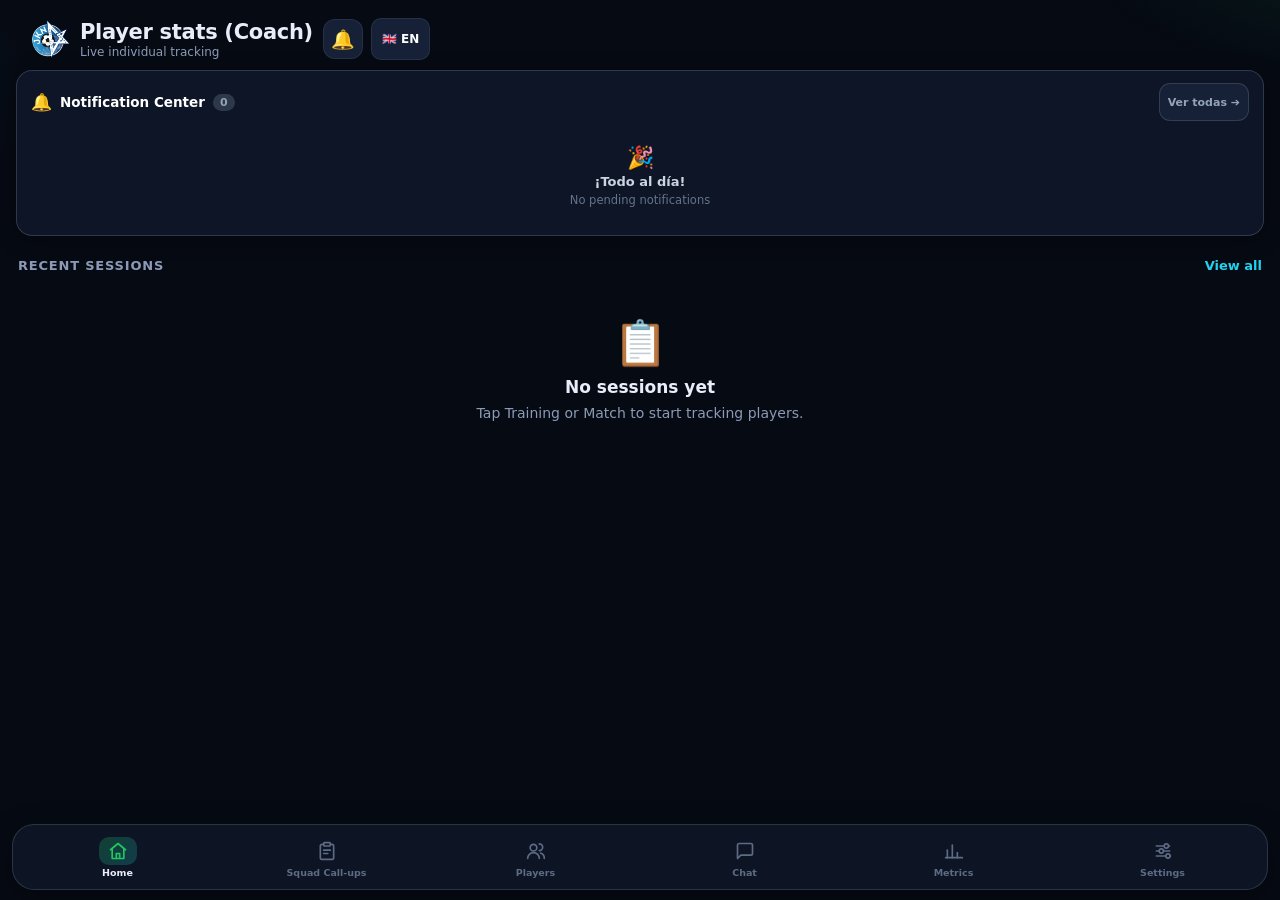
<file: coach.html>
<!DOCTYPE html>
<html lang="es">
<head>
  <meta charset="UTF-8" />
  <meta name="viewport" content="width=device-width, initial-scale=1.0, maximum-scale=1.0, user-scalable=no, viewport-fit=cover" />
  <meta name="theme-color" content="#060a13" />
  <meta name="apple-mobile-web-app-capable" content="yes" />
  <meta name="apple-mobile-web-app-status-bar-style" content="black-translucent" />
  <meta name="mobile-web-app-capable" content="yes" />
  <meta name="description" content="Seguimiento estadístico individual de jugadores de fútbol en entrenamientos y partidos" />
  <title>Player stats (Coach)</title>
  <link rel="manifest" href="manifest.json" />
  <link rel="stylesheet" href="css/app.css" />
</head>
<body>
  <div id="app">
    <main id="view"></main>
    <nav id="tabbar" class="tabbar"></nav>
  </div>
  <div id="toast-root"></div>

  <!-- Scripts modulares -->
  <script src="js/icons.js"></script>
  <script src="js/i18n.js"></script>
  <script src="js/skills-engine.js"></script>
  <script src="js/store.js"></script>
  <script src="js/io.js"></script>
  <script src="js/qrcode.min.js"></script>
  <script src="js/jsqr.min.js"></script>
  <script src="js/firebase-app-compat.js"></script>
  <script src="js/firebase-firestore-compat.js"></script>
  <script src="js/cloud.js"></script>
  <script src="js/sync.js"></script>
  <script src="js/chat.js"></script>
  <script src="js/fut-card.js"></script>
  <script src="js/app.js"></script>
</body>
</html>
</file>
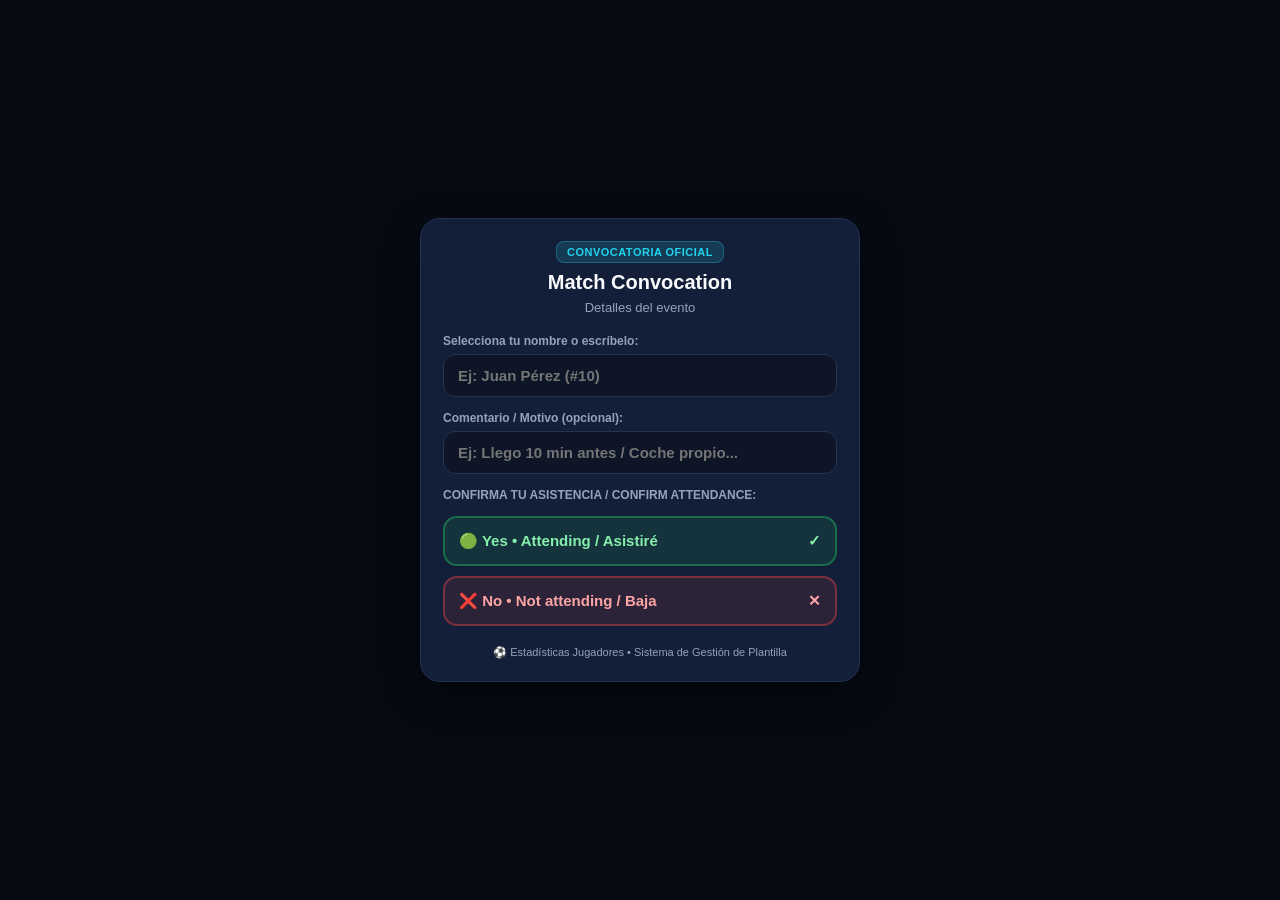
<file: convocatoria.html>
<!DOCTYPE html>
<html lang="es">
<head>
  <meta charset="UTF-8">
  <meta name="viewport" content="width=device-width, initial-scale=1.0, maximum-scale=1.0, user-scalable=no">
  <title>Confirmación de Convocatoria • Estadísticas Jugadores</title>
  <style>
    :root {
      --bg: #060a13;
      --bg2: #0d1527;
      --surface: #131f38;
      --surface2: #1c2c4e;
      --border: #223456;
      --text: #f8fafc;
      --muted: #94a3b8;
      --cyan: #22d3ee;
      --green: #22c55e;
      --yellow: #facc15;
      --red: #ef4444;
    }
    * { box-sizing: border-box; margin: 0; padding: 0; font-family: -apple-system, BlinkMacSystemFont, "Segoe UI", Roboto, sans-serif; }
    body { background: var(--bg); color: var(--text); padding: 16px; min-height: 100vh; display: flex; flex-direction: column; align-items: center; justify-content: center; }
    .card { background: var(--surface); border: 1px solid var(--border); border-radius: 20px; padding: 22px; width: 100%; max-width: 440px; box-shadow: 0 12px 36px rgba(0,0,0,0.5); }
    .badge { display: inline-block; padding: 4px 10px; border-radius: 8px; font-size: 11px; font-weight: 800; text-transform: uppercase; letter-spacing: 0.5px; background: rgba(34, 211, 238, 0.15); color: var(--cyan); border: 1px solid rgba(34, 211, 238, 0.3); margin-bottom: 8px; }
    h1 { font-size: 20px; font-weight: 900; margin-bottom: 4px; }
    .meta { font-size: 13px; color: var(--muted); margin-bottom: 16px; line-height: 1.5; }
    .field { margin-bottom: 14px; text-align: left; }
    label { display: block; font-size: 12px; font-weight: 700; color: var(--muted); margin-bottom: 6px; }
    input, select { width: 100%; padding: 12px 14px; border-radius: 12px; border: 1px solid var(--border); background: var(--bg2); color: #fff; font-size: 15px; font-weight: 700; outline: none; }
    input:focus, select:focus { border-color: var(--cyan); }
    .choices { display: flex; flex-direction: column; gap: 10px; margin-top: 14px; }
    .choice-btn { width: 100%; padding: 14px; border-radius: 14px; border: 2px solid var(--border); background: var(--surface2); color: #fff; font-size: 15px; font-weight: 800; cursor: pointer; display: flex; align-items: center; justify-content: space-between; transition: all 0.15s; }
    .choice-btn:active { transform: scale(0.98); }
    .choice-btn.yes { border-color: rgba(34, 197, 94, 0.4); background: rgba(34, 197, 94, 0.12); color: #86efac; }
    .choice-btn.doubt { border-color: rgba(250, 204, 21, 0.4); background: rgba(250, 204, 21, 0.12); color: #fde047; }
    .choice-btn.no { border-color: rgba(239, 68, 68, 0.4); background: rgba(239, 68, 68, 0.12); color: #fca5a5; }
    .foot { margin-top: 20px; font-size: 11px; color: var(--muted); text-align: center; }
  </style>
</head>
<body>
  <div class="card">
    <div style="text-align: center;">
      <span class="badge" id="c-badge">CONVOCATORIA OFICIAL</span>
      <h1 id="c-title">Partido vs Rival</h1>
      <div class="meta" id="c-meta">📅 Fecha • ⏰ Hora • 📍 Campo</div>
    </div>

    <div class="field">
      <label for="player-name">Selecciona tu nombre o escríbelo:</label>
      <input type="text" id="player-name" list="players-datalist" placeholder="Ej: Juan Pérez (#10)" autocomplete="off" />
      <datalist id="players-datalist"></datalist>
      <div id="fuzzy-suggestion" style="display: none; margin-top: 6px; font-size: 12px; background: rgba(34, 211, 238, 0.12); border: 1px dashed var(--cyan); padding: 7px 10px; border-radius: 10px; color: #bae6fd; cursor: pointer;">
        💡 ¿Quisiste decir: <b id="fuzzy-name" style="text-decoration: underline; color: #fff;"></b>? <span style="color: var(--cyan);">(Toca aquí para seleccionar)</span>
      </div>
    </div>

    <div class="field">
      <label for="player-notes">Comentario / Motivo (opcional):</label>
      <input type="text" id="player-notes" placeholder="Ej: Llego 10 min antes / Coche propio..." />
    </div>

    <div style="font-size: 12px; font-weight: 800; color: var(--muted); margin-top: 14px;">CONFIRMA TU ASISTENCIA / CONFIRM ATTENDANCE:</div>
    <div class="choices">
      <button class="choice-btn yes" onclick="handleChoice('yes')">
        <span>🟢 Yes • Attending / Asistiré</span>
        <span>✓</span>
      </button>
      <button class="choice-btn no" onclick="handleChoice('no')">
        <span>❌ No • Not attending / Baja</span>
        <span>✕</span>
      </button>
    </div>

    <div id="send-channels" style="display: none; margin-top: 16px; background: var(--bg2); padding: 14px; border-radius: 14px; border: 1px solid var(--border);">
      <div id="copy-status-badge" style="font-size: 12px; font-weight: 800; color: #86efac; margin-bottom: 6px;">
        ✅ ¡Copiado al portapapeles! / Copied to clipboard!
      </div>
      <div id="msg-preview-box" style="background: rgba(0,0,0,0.3); border: 1px solid var(--border); border-radius: 10px; padding: 10px; font-size: 12px; color: #e2e8f0; white-space: pre-wrap; font-family: monospace; max-height: 120px; overflow-y: auto; margin-bottom: 10px; text-align: left;"></div>
      <div style="display: flex; gap: 8px; flex-direction: column;">
        <button type="button" class="choice-btn doubt" id="btn-viber-open" style="width: 100%; padding: 12px; justify-content: center; gap: 8px; border-color: rgba(168, 85, 247, 0.4); background: rgba(168, 85, 247, 0.2); color: #d8b4fe;" onclick="sendVia('viber')">
          <span>💜 Abrir Viber</span>
        </button>
        <button type="button" class="choice-btn" id="btn-copy-again" style="width: 100%; padding: 10px; justify-content: center; gap: 8px; font-size: 13px; border-color: var(--border); background: var(--surface2); color: #fff;" onclick="copyCurrentMessage()">
          <span>📋 Copiar mensaje completo</span>
        </button>
      </div>
    </div>

    <div class="foot">
      ⚽ Estadísticas Jugadores • Sistema de Gestión de Plantilla
    </div>
  </div>

  <script>
    const params = new URLSearchParams(window.location.search);
    const title = params.get('t') || params.get('title') || 'Match Convocation';
    const team = params.get('tm') || params.get('team') || '';
    const rival = params.get('r') || params.get('rival') || '';
    const date = params.get('d') || params.get('date') || '';
    const time = params.get('h') || params.get('time') || '';
    const venue = params.get('v') || params.get('venue') || '';
    const playersParam = params.get('p') || params.get('players') || '';
    const lang = (params.get('lang') || 'es').toLowerCase();
    const isEn = (lang === 'en');
    const isRu = (lang === 'ru');
    const isEt = (lang === 'et' || lang === 'ee');

    if (isRu) {
      document.getElementById('c-badge').textContent = 'ОФИЦИАЛЬНАЯ ЗАЯВКА';
      const lblName = document.querySelector('label[for="player-name"]');
      if (lblName) lblName.textContent = 'Выберите или введите свое имя:';
      const inpName = document.getElementById('player-name');
      if (inpName) inpName.placeholder = 'Напр. Иван Петров (#10)';
      const lblNotes = document.querySelector('label[for="player-notes"]');
      if (lblNotes) lblNotes.textContent = 'Комментарий / Заметка (необязательно):';
      const inpNotes = document.getElementById('player-notes');
      if (inpNotes) inpNotes.placeholder = 'Напр. приеду на 10 мин раньше / свой транспорт...';
      const foot = document.querySelector('.foot');
      if (foot) foot.textContent = '⚽ Player Stats • Учет посещаемости игроков';
    } else if (isEt) {
      document.getElementById('c-badge').textContent = 'AMETLIK KOKKUKUTSE';
      const lblName = document.querySelector('label[for="player-name"]');
      if (lblName) lblName.textContent = 'Vali või sisesta oma nimi:';
      const inpName = document.getElementById('player-name');
      if (inpName) inpName.placeholder = 'Nt Karl Tamm (#10)';
      const lblNotes = document.querySelector('label[for="player-notes"]');
      if (lblNotes) lblNotes.textContent = 'Märkmed / Kommentaar (valikuline):';
      const inpNotes = document.getElementById('player-notes');
      if (inpNotes) inpNotes.placeholder = 'Nt jõuan 10 min varem / oma transport...';
      const foot = document.querySelector('.foot');
      if (foot) foot.textContent = '⚽ Player Stats • Mängijate osalemissüsteem';
    } else if (isEn) {
      document.getElementById('c-badge').textContent = 'OFFICIAL CALL-UP';
      const lblName = document.querySelector('label[for="player-name"]');
      if (lblName) lblName.textContent = 'Select or type your name:';
      const inpName = document.getElementById('player-name');
      if (inpName) inpName.placeholder = 'e.g. John Smith (#10)';
      const lblNotes = document.querySelector('label[for="player-notes"]');
      if (lblNotes) lblNotes.textContent = 'Comments / Notes (optional):';
      const inpNotes = document.getElementById('player-notes');
      if (inpNotes) inpNotes.placeholder = 'e.g. Arriving 10 min early / own transport...';
      const foot = document.querySelector('.foot');
      if (foot) foot.textContent = '⚽ Player Stats • Squad Attendance System';
    }

    const squadList = playersParam ? playersParam.split(',').map(s => s.trim()).filter(Boolean) : [];

    let matchDisplay = '';
    if (team && rival) {
      matchDisplay = `${team} vs ${rival}`;
    } else if (rival) {
      matchDisplay = `${title} vs ${rival}`;
    } else {
      matchDisplay = title;
    }
    document.getElementById('c-title').textContent = matchDisplay;

    const metaParts = [];
    if (team) metaParts.push(`🛡️ ${team}`);
    if (date) metaParts.push(`📅 ${date}`);
    if (time) metaParts.push(`⏰ ${time}`);
    if (venue) metaParts.push(`📍 ${venue}`);
    document.getElementById('c-meta').textContent = metaParts.join(' • ') || (isEn ? 'Match Details' : 'Detalles del evento');

    if (squadList.length > 0) {
      const dl = document.getElementById('players-datalist');
      squadList.forEach(name => {
        const opt = document.createElement('option');
        opt.value = name;
        dl.appendChild(opt);
      });
    }

    // Algoritmo de similitud Levenshtein para sugerir nombres mal escritos
    function levenshtein(a, b) {
      const al = a.length, bl = b.length;
      if (!al) return bl;
      if (!bl) return al;
      const matrix = Array.from({ length: al + 1 }, () => new Array(bl + 1).fill(0));
      for (let i = 0; i <= al; i++) matrix[i][0] = i;
      for (let j = 0; j <= bl; j++) matrix[0][j] = j;
      for (let i = 1; i <= al; i++) {
        for (let j = 1; j <= bl; j++) {
          const cost = a[i - 1].toLowerCase() === b[j - 1].toLowerCase() ? 0 : 1;
          matrix[i][j] = Math.min(
            matrix[i - 1][j] + 1,
            matrix[i][j - 1] + 1,
            matrix[i - 1][j - 1] + cost
          );
        }
      }
      return matrix[al][bl];
    }

    const inputName = document.getElementById('player-name');
    const suggBox = document.getElementById('fuzzy-suggestion');
    const suggName = document.getElementById('fuzzy-name');

    inputName.addEventListener('input', () => {
      const val = inputName.value.trim().toLowerCase();
      if (!val || val.length < 2 || squadList.length === 0) {
        suggBox.style.display = 'none';
        return;
      }
      const exact = squadList.find(s => s.toLowerCase() === val);
      if (exact) {
        suggBox.style.display = 'none';
        return;
      }

      // Buscar el jugador más parecido
      let best = null, bestDist = 999;
      squadList.forEach(p => {
        const pClean = p.toLowerCase().replace(/#\d+\s*/g, '').trim();
        const dist = levenshtein(val, pClean);
        if (dist < bestDist && dist <= Math.max(2, Math.floor(val.length * 0.45))) {
          bestDist = dist;
          best = p;
        }
      });

      if (best) {
        suggName.textContent = best;
        suggBox.style.display = 'block';
        suggBox.onclick = () => {
          inputName.value = best;
          suggBox.style.display = 'none';
        };
      } else {
        suggBox.style.display = 'none';
      }
    });

    let currentSelectedStatus = 'yes';
    let lastGeneratedMsg = '';

    function buildConfirmationMessage() {
      const name = inputName.value.trim();
      const notes = document.getElementById('player-notes').value.trim();
      const isAttending = currentSelectedStatus === 'yes';
      const statusText = isAttending 
        ? (isRu ? '🟢 БУДУ (ДА)' : (isEt ? '🟢 TULEN (JAH)' : (isEn ? '🟢 ATTENDING (YES)' : '🟢 CONFIRMO ASISTENCIA (SÍ)')))
        : (isRu ? '❌ НЕ МОГУ (НЕТ)' : (isEt ? '❌ EI SAA (EI)' : (isEn ? '❌ NOT ATTENDING (NO)' : '❌ NO PUEDO ASISTIR (NO)')));

      const matchStr = matchDisplay || (rival ? `vs ${rival}` : title);
      const metaItems = [];
      if (date) metaItems.push(date);
      if (time) metaItems.push(time);
      if (venue) metaItems.push(venue);
      const metaLine = metaItems.join(' • ');

      let msg = isRu ? `📋 *Подтверждение участия*\n` : (isEt ? `📋 *Osalemise kinnitamine*\n` : (isEn ? `📋 *Match Attendance Confirmation*\n` : `📋 *Confirmación de Convocatoria*\n`));
      msg += isRu ? `👤 *Игрок:* ${name}\n` : (isEt ? `👤 *Mängija:* ${name}\n` : (isEn ? `👤 *Player:* ${name}\n` : `👤 *Jugador:* ${name}\n`));
      msg += isRu ? `📢 *Статус:* ${statusText}\n` : (isEt ? `📢 *Staatus:* ${statusText}\n` : (isEn ? `📢 *Status:* ${statusText}\n` : `📢 *Estado:* ${statusText}\n`));
      if (matchStr) msg += isRu ? `🏆 *Матч:* ${matchStr}\n` : (isEt ? `🏆 *Mäng:* ${matchStr}\n` : (isEn ? `🏆 *Match:* ${matchStr}\n` : `🏆 *Partido:* ${matchStr}\n`));
      if (metaLine) msg += isRu ? `📅 *Данные:* ${metaLine}\n` : (isEt ? `📅 *Andmed:* ${metaLine}\n` : (isEn ? `📅 *Info:* ${metaLine}\n` : `📅 *Datos:* ${metaLine}\n`));
      if (notes) msg += isRu ? `📝 *Заметки:* ${notes}\n` : (isEt ? `📝 *Märkmed:* ${notes}\n` : (isEn ? `📝 *Notes:* ${notes}\n` : `📝 *Notas:* ${notes}\n`));
      msg += `\n⚽ _Player Stats_`;

      lastGeneratedMsg = msg;
      return msg;
    }

    function copyCurrentMessage() {
      const msg = lastGeneratedMsg || buildConfirmationMessage();
      if (navigator.clipboard && navigator.clipboard.writeText) {
        navigator.clipboard.writeText(msg).then(() => {
          const alertMsg = isRu ? 'Сообщение скопировано в буфер обмена! Вы можете вставить его в группу Viber.' :
                           isEt ? 'Sõnum on kopeeritud lõikelauale! Saad selle kleepida Viberi gruppi.' :
                           isEn ? 'Message copied to clipboard! You can paste it into Viber.' :
                           '¡Mensaje copiado al portapapeles! Puedes pegarlo en el grupo de Viber.';
          alert(alertMsg);
        }).catch(() => {});
      }
    }

    function handleChoice(status) {
      const name = inputName.value.trim();
      if (!name) {
        const promptMsg = isRu ? 'Пожалуйста, выберите или введите свое имя перед подтверждением.' :
                          isEt ? 'Palun vali või sisesta oma nimi enne kinnitamist.' :
                          isEn ? 'Please enter or select your name first.' :
                          'Por favor, selecciona o introduce tu nombre antes de confirmar.';
        alert(promptMsg);
        inputName.focus();
        return;
      }
      currentSelectedStatus = status;

      const msg = buildConfirmationMessage();

      // Copiar automáticamente al portapapeles
      if (navigator.clipboard && navigator.clipboard.writeText) {
        navigator.clipboard.writeText(msg).catch(() => {});
      }

      const previewBox = document.getElementById('msg-preview-box');
      if (previewBox) {
        previewBox.textContent = msg;
      }

      const sendDiv = document.getElementById('send-channels');
      sendDiv.style.display = 'block';
      sendDiv.scrollIntoView({ behavior: 'smooth' });

      sendVia('viber');
    }

    function sendVia(channel) {
      const msg = lastGeneratedMsg || buildConfirmationMessage();

      if (navigator.clipboard && navigator.clipboard.writeText) {
        navigator.clipboard.writeText(msg).catch(() => {});
      }

      const viberUrl = `viber://forward?text=${encodeURIComponent(msg)}`;
      window.location.href = viberUrl;
      setTimeout(() => {
        window.open(viberUrl, '_blank');
      }, 400);
    }
  </script>
</body>
</html>
</file>
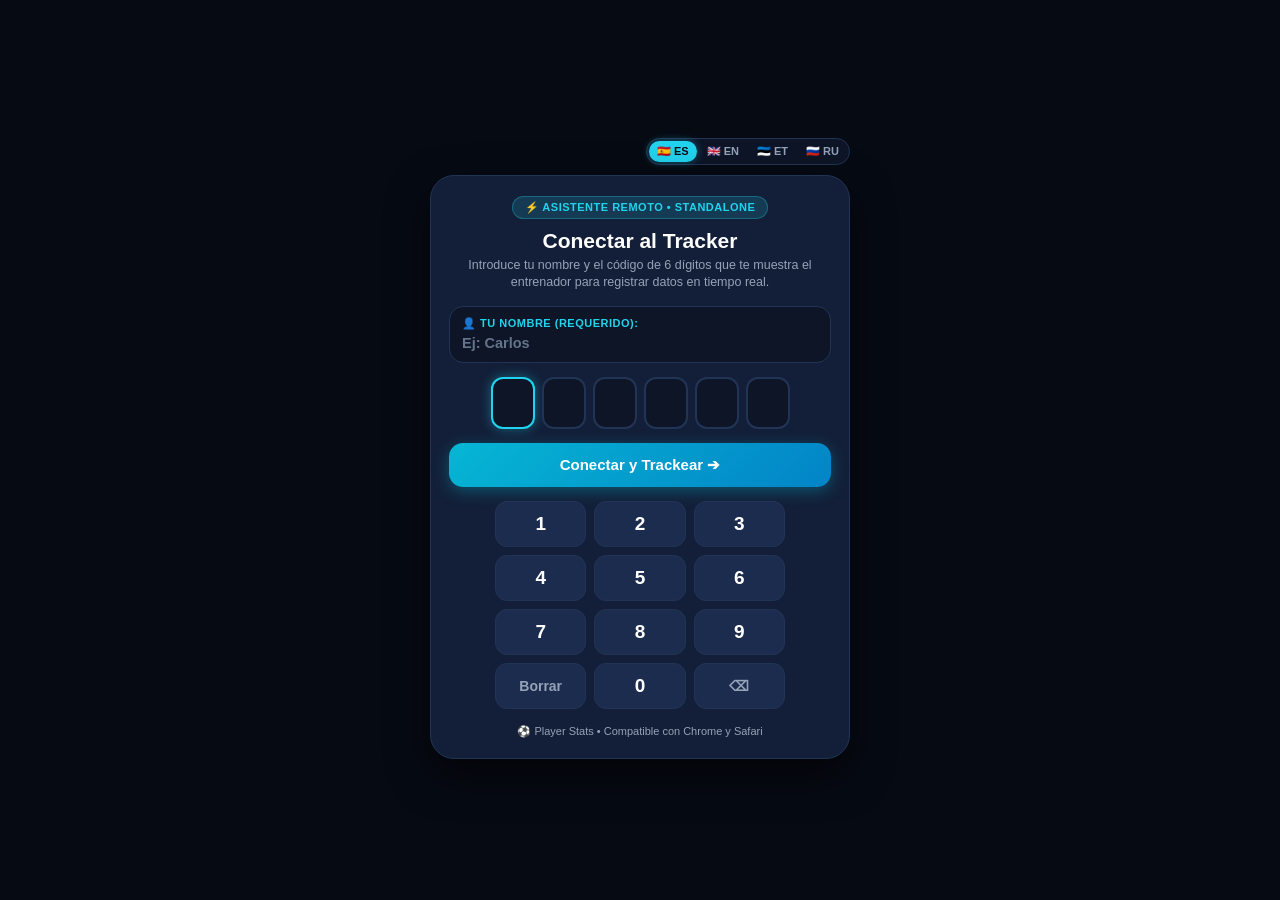
<file: tracker.html>
<!DOCTYPE html>
<html lang="es">
<head>
  <meta charset="UTF-8" />
  <meta http-equiv="Cache-Control" content="no-cache, no-store, must-revalidate" />
  <meta http-equiv="Pragma" content="no-cache" />
  <meta http-equiv="Expires" content="0" />
  <meta name="viewport" content="width=device-width, initial-scale=1.0, maximum-scale=1.0, user-scalable=no, viewport-fit=cover" />
  <meta name="theme-color" content="#060a13" />
  <meta name="apple-mobile-web-app-capable" content="yes" />
  <meta name="apple-mobile-web-app-status-bar-style" content="black-translucent" />
  <meta name="apple-mobile-web-app-title" content="Live Tracker" />
  <meta name="mobile-web-app-capable" content="yes" />
  <meta name="description" content="Tracker independiente en directo conectado a la app del entrenador • Player Stats" />
  <title>Player Stats • Standalone Live Tracker</title>

  <!-- PWA MANIFEST & ICONS PARA INSTALACIÓN EN CHROME Y SAFARI (AMARILLO TRACKER) -->
  <link rel="manifest" href="manifest_tracker.json" />
  <link rel="apple-touch-icon" href="icons/icon-tracker-192.png" />
  <link rel="apple-touch-icon" sizes="192x192" href="icons/icon-tracker-192.png" />
  <link rel="apple-touch-icon" sizes="512x512" href="icons/icon-tracker-512.png" />
  <link rel="icon" type="image/png" sizes="192x192" href="icons/icon-tracker-192.png" />
  <link rel="icon" type="image/png" sizes="32x32" href="icons/icon-tracker-192.png" />

  <style>
    :root {
      --bg: #060a13;
      --bg2: #0d1527;
      --surface: #131f38;
      --surface2: #1c2c4e;
      --surface-hover: #223762;
      --border: #223456;
      --border-accent: #22d3ee;
      --text: #f8fafc;
      --muted: #94a3b8;
      --cyan: #22d3ee;
      --green: #22c55e;
      --yellow: #facc15;
      --red: #ef4444;
      --safe-top: env(safe-area-inset-top, 0px);
      --safe-bottom: env(safe-area-inset-bottom, 0px);
    }
    * {
      box-sizing: border-box;
      margin: 0;
      padding: 0;
      font-family: -apple-system, BlinkMacSystemFont, "Segoe UI", Roboto, sans-serif;
      -webkit-tap-highlight-color: transparent;
      user-select: none;
      -webkit-user-select: none;
    }
    html, body {
      background: var(--bg);
      color: var(--text);
      width: 100%;
      height: 100%;
      overflow: hidden;
      overflow-x: hidden !important;
      touch-action: manipulation;
    }
    body {
      display: flex;
      flex-direction: column;
      height: 100vh;
      height: 100dvh;
    }

    /* BARRA DE IDIOMAS */
    .lang-bar {
      display: inline-flex;
      align-items: center;
      background: var(--bg2);
      border: 1px solid var(--border);
      border-radius: 20px;
      padding: 2px;
      gap: 2px;
    }
    .lang-btn {
      background: transparent;
      border: none;
      color: var(--muted);
      font-size: 11px;
      font-weight: 800;
      padding: 4px 8px;
      border-radius: 16px;
      cursor: pointer;
      display: flex;
      align-items: center;
      gap: 3px;
      transition: all 0.15s ease;
    }
    .lang-btn.active {
      background: var(--cyan);
      color: #060a13;
      font-weight: 900;
      box-shadow: 0 0 8px rgba(34, 211, 238, 0.4);
    }

    /* BOTÓN INSTALAR PWA */
    .btn-install-pwa {
      display: none;
      align-items: center;
      gap: 5px;
      background: rgba(34, 211, 238, 0.15);
      border: 1px solid rgba(34, 211, 238, 0.35);
      color: var(--cyan);
      font-size: 11px;
      font-weight: 800;
      padding: 4px 10px;
      border-radius: 14px;
      cursor: pointer;
      transition: all 0.15s ease;
    }
    .btn-install-pwa:active {
      transform: scale(0.95);
      background: rgba(34, 211, 238, 0.25);
    }

    /* PANTALLAS */
    .screen {
      display: none;
      width: 100%;
      height: 100%;
      flex-direction: column;
      overflow-x: hidden !important;
    }
    .screen.active {
      display: flex;
    }

    /* PANTALLA PIN DE ENTRADA */
    #screen-pin {
      padding: calc(var(--safe-top) + 10px) 16px calc(var(--safe-bottom) + 14px);
      align-items: center;
      justify-content: center;
      overflow-y: auto;
    }
    .pin-top-tools {
      width: 100%;
      max-width: 420px;
      display: flex;
      align-items: center;
      justify-content: space-between;
      margin-bottom: 10px;
      gap: 8px;
    }
    .pin-card {
      background: var(--surface);
      border: 1.5px solid var(--border);
      border-radius: 24px;
      padding: 20px 18px;
      width: 100%;
      max-width: 420px;
      text-align: center;
      box-shadow: 0 16px 40px rgba(0,0,0,0.6);
      box-sizing: border-box;
    }
    .pin-badge {
      display: inline-flex;
      align-items: center;
      gap: 6px;
      padding: 4px 12px;
      border-radius: 20px;
      font-size: 11px;
      font-weight: 800;
      letter-spacing: 0.5px;
      background: rgba(34, 211, 238, 0.15);
      color: var(--cyan);
      border: 1px solid rgba(34, 211, 238, 0.3);
      margin-bottom: 10px;
    }
    .pin-title {
      font-size: 21px;
      font-weight: 900;
      color: #fff;
      margin-bottom: 4px;
    }
    .pin-desc {
      font-size: 12.5px;
      color: var(--muted);
      line-height: 1.4;
      margin-bottom: 14px;
    }

    /* CAMPO DE NOMBRE DEL ASISTENTE */
    .pin-name-field {
      text-align: left;
      margin-bottom: 14px;
      background: var(--bg2);
      border: 1.5px solid var(--border);
      border-radius: 14px;
      padding: 10px 12px;
      transition: border-color 0.15s;
    }
    .pin-name-field:focus-within {
      border-color: var(--cyan);
      box-shadow: 0 0 10px rgba(34, 211, 238, 0.25);
    }
    .pin-name-label {
      display: block;
      font-size: 11px;
      font-weight: 800;
      color: var(--cyan);
      text-transform: uppercase;
      letter-spacing: 0.5px;
      margin-bottom: 4px;
    }
    .asst-name-input {
      width: 100%;
      background: transparent;
      border: none;
      color: #fff;
      font-size: 14.5px;
      font-weight: 800;
      outline: none;
      box-sizing: border-box;
    }
    .asst-name-input::placeholder {
      color: #64748b;
      font-weight: 600;
    }

    .pin-input-row {
      display: flex;
      justify-content: center;
      gap: 7px;
      margin-bottom: 14px;
    }
    .pin-box {
      width: 44px;
      height: 52px;
      border-radius: 12px;
      border: 2px solid var(--border);
      background: var(--bg2);
      color: #fff;
      font-size: 24px;
      font-weight: 900;
      text-align: center;
      outline: none;
      transition: all 0.15s ease;
      font-family: monospace;
      cursor: pointer;
      user-select: none;
      -webkit-user-select: none;
    }
    .pin-box:focus,
    .pin-box.active {
      border-color: var(--cyan);
      box-shadow: 0 0 12px rgba(34, 211, 238, 0.4);
    }
    .btn-connect {
      width: 100%;
      padding: 13px;
      border-radius: 14px;
      border: none;
      background: linear-gradient(135deg, #06b6d4, #0284c7);
      color: #fff;
      font-size: 15px;
      font-weight: 900;
      cursor: pointer;
      box-shadow: 0 4px 16px rgba(6, 182, 212, 0.35);
      transition: transform 0.1s ease;
    }
    .btn-connect:active {
      transform: scale(0.97);
    }
    .pin-keypad {
      display: grid;
      grid-template-columns: repeat(3, 1fr);
      gap: 8px;
      margin-top: 14px;
      max-width: 290px;
      margin-left: auto;
      margin-right: auto;
    }
    .key-btn {
      background: var(--surface2);
      border: 1px solid var(--border);
      border-radius: 12px;
      color: #fff;
      font-size: 19px;
      font-weight: 800;
      padding: 11px 0;
      cursor: pointer;
      transition: background 0.1s, transform 0.1s;
    }
    .key-btn:active {
      background: var(--border);
      transform: scale(0.94);
    }
    .key-btn.action {
      font-size: 14px;
      color: var(--muted);
    }
    .alert-box {
      margin-top: 12px;
      padding: 10px 14px;
      border-radius: 12px;
      font-size: 12.5px;
      font-weight: 700;
      display: none;
    }
    .alert-box.error {
      background: rgba(239, 68, 68, 0.15);
      border: 1px solid rgba(239, 68, 68, 0.4);
      color: #fca5a5;
    }

    /* PANTALLA TRACKER PRINCIPAL */
    #screen-tracker {
      background: var(--bg);
      display: none;
      flex-direction: column;
      height: 100vh;
      height: 100dvh;
      overflow: hidden;
      overflow-x: hidden !important;
    }
    #screen-tracker.active {
      display: flex;
    }

    /* BARRA SUPERIOR */
    .top-bar {
      padding: calc(var(--safe-top) + 6px) 12px 6px;
      background: var(--surface);
      border-bottom: 1px solid var(--border);
      display: flex;
      align-items: center;
      justify-content: space-between;
      gap: 8px;
      flex-shrink: 0;
    }
    .top-bar-left {
      display: flex;
      align-items: center;
      gap: 8px;
      min-width: 0;
      flex: 1;
    }
    .btn-exit {
      background: rgba(239, 68, 68, 0.12);
      border: 1px solid rgba(239, 68, 68, 0.3);
      color: #fca5a5;
      padding: 5px 9px;
      border-radius: 8px;
      font-size: 11px;
      font-weight: 800;
      cursor: pointer;
      flex-shrink: 0;
    }
    .top-title-wrap {
      min-width: 0;
      flex: 1;
    }
    .top-match-title {
      font-size: 13px;
      font-weight: 900;
      color: #fff;
      white-space: nowrap;
      overflow: hidden;
      text-overflow: ellipsis;
    }
    .top-match-sub {
      font-size: 10px;
      color: var(--muted);
      font-weight: 700;
      white-space: nowrap;
      overflow: hidden;
      text-overflow: ellipsis;
      display: flex;
      align-items: center;
      gap: 5px;
    }
    .asst-pill-badge {
      background: rgba(34, 211, 238, 0.15);
      color: var(--cyan);
      font-weight: 900;
      padding: 1px 5px;
      border-radius: 4px;
      font-size: 9.5px;
    }
    .top-bar-right {
      display: flex;
      align-items: center;
      gap: 6px;
      flex-shrink: 0;
    }
    .live-indicator {
      display: inline-flex;
      align-items: center;
      gap: 4px;
      padding: 3px 7px;
      border-radius: 12px;
      font-size: 9.5px;
      font-weight: 900;
      background: rgba(34, 197, 94, 0.15);
      color: #86efac;
      border: 1px solid rgba(34, 197, 94, 0.3);
      flex-shrink: 0;
    }
    .live-dot {
      width: 5px;
      height: 5px;
      border-radius: 50%;
      background: #22c55e;
      box-shadow: 0 0 6px #22c55e;
      animation: pulse 1.5s infinite;
    }
    @keyframes pulse {
      0% { opacity: 1; transform: scale(1); }
      50% { opacity: 0.4; transform: scale(0.85); }
      100% { opacity: 1; transform: scale(1); }
    }

    /* MATCH CENTER & CONMUTADOR DE MODO (1 JUGADOR / 2 JUGADORES) */
    .match-center-bar {
      background: var(--bg2);
      border-bottom: 1px solid var(--border);
      padding: 4px 12px;
      display: flex;
      align-items: center;
      justify-content: space-between;
      font-size: 11.5px;
      flex-shrink: 0;
      gap: 6px;
    }
    .period-badge {
      background: var(--surface2);
      border: 1px solid var(--border);
      color: var(--yellow);
      font-weight: 900;
      font-size: 10.5px;
      padding: 2px 7px;
      border-radius: 6px;
      flex-shrink: 0;
    }
    .score-box {
      font-size: 15px;
      font-weight: 900;
      color: #fff;
      letter-spacing: 2px;
    }
    .chrono-box {
      display: inline-flex;
      align-items: center;
      gap: 4px;
      font-family: monospace;
      font-size: 13px;
      font-weight: 900;
      color: #86efac;
      background: rgba(34, 197, 94, 0.12);
      padding: 2px 7px;
      border-radius: 6px;
      border: 1px solid rgba(34, 197, 94, 0.25);
      flex-shrink: 0;
    }
    .chrono-box.paused {
      color: var(--muted);
      background: var(--surface2);
      border-color: var(--border);
    }

    /* SELECTOR DE MODO (1 JUGADOR / 2 JUGADORES) */
    .mode-bar {
      background: var(--surface);
      border-bottom: 1px solid var(--border);
      padding: 6px 12px;
      display: flex;
      align-items: center;
      justify-content: space-between;
      gap: 8px;
      flex-shrink: 0;
    }
    .mode-toggle-group {
      display: inline-flex;
      background: var(--bg2);
      border: 1.5px solid var(--border);
      border-radius: 12px;
      padding: 2px;
      gap: 2px;
    }
    .mode-toggle-btn {
      background: transparent;
      border: none;
      color: var(--muted);
      font-size: 11px;
      font-weight: 800;
      padding: 4px 10px;
      border-radius: 9px;
      cursor: pointer;
      display: flex;
      align-items: center;
      gap: 4px;
      transition: all 0.15s ease;
    }
    .mode-toggle-btn.active {
      background: linear-gradient(135deg, #06b6d4, #0284c7);
      color: #fff;
      font-weight: 900;
      box-shadow: 0 2px 8px rgba(6, 182, 212, 0.3);
    }
    .active-target-banner {
      font-size: 11px;
      font-weight: 800;
      color: var(--cyan);
      white-space: nowrap;
      overflow: hidden;
      text-overflow: ellipsis;
      max-width: 50%;
    }

    /* CONTENEDOR DE JUGADORES */
    .players-section {
      background: var(--surface);
      border-bottom: 1.5px solid var(--border);
      padding: 8px 12px;
      flex-shrink: 0;
    }

    /* TARJETA MODO 1 JUGADOR */
    .single-player-card {
      display: flex;
      align-items: center;
      justify-content: space-between;
      gap: 10px;
      width: 100%;
    }
    .player-card-main {
      display: flex;
      align-items: center;
      gap: 10px;
      min-width: 0;
      flex: 1;
      cursor: pointer;
    }
    .player-avatar {
      width: 44px;
      height: 44px;
      border-radius: 50%;
      background: var(--surface2);
      border: 2px solid var(--cyan);
      display: flex;
      align-items: center;
      justify-content: center;
      font-size: 15px;
      font-weight: 900;
      color: #fff;
      overflow: hidden;
      flex-shrink: 0;
    }
    .player-avatar img {
      width: 100%;
      height: 100%;
      object-fit: cover;
    }
    .player-details {
      min-width: 0;
      flex: 1;
    }
    .player-name {
      font-size: 14.5px;
      font-weight: 900;
      color: #fff;
      white-space: nowrap;
      overflow: hidden;
      text-overflow: ellipsis;
    }
    .player-meta {
      font-size: 11px;
      font-weight: 700;
      color: var(--muted);
      display: flex;
      align-items: center;
      gap: 6px;
      margin-top: 2px;
    }
    .player-pos-badge {
      background: rgba(34, 211, 238, 0.15);
      color: var(--cyan);
      font-size: 9.5px;
      font-weight: 900;
      padding: 1px 5px;
      border-radius: 4px;
    }
    .player-btn-change {
      background: rgba(34, 211, 238, 0.12);
      border: 1px solid rgba(34, 211, 238, 0.3);
      color: var(--cyan);
      font-size: 10.5px;
      font-weight: 800;
      padding: 3px 8px;
      border-radius: 6px;
      cursor: pointer;
      flex-shrink: 0;
    }
    .btn-undo {
      background: var(--surface2);
      border: 1.5px solid var(--border);
      color: #fff;
      width: 40px;
      height: 40px;
      border-radius: 12px;
      display: flex;
      align-items: center;
      justify-content: center;
      cursor: pointer;
      font-size: 18px;
      flex-shrink: 0;
      transition: all 0.15s ease;
    }
    .btn-undo:active {
      transform: scale(0.92);
      border-color: var(--yellow);
      color: var(--yellow);
    }

    /* MODO 2 JUGADORES (DUAL SLOTS) */
    .dual-slots-grid {
      display: grid;
      grid-template-columns: repeat(2, minmax(0, 1fr));
      gap: 8px;
      width: 100%;
    }
    .slot-card {
      background: var(--surface2);
      border: 2px solid var(--border);
      border-radius: 14px;
      padding: 7px 8px;
      display: flex;
      flex-direction: column;
      gap: 4px;
      cursor: pointer;
      position: relative;
      transition: all 0.15s ease;
      min-width: 0;
      overflow: hidden;
    }
    .slot-card.active {
      border-color: var(--cyan);
      background: rgba(34, 211, 238, 0.08);
      box-shadow: 0 0 14px rgba(34, 211, 238, 0.25);
    }
    .slot-card-header {
      display: flex;
      align-items: center;
      justify-content: space-between;
      gap: 4px;
    }
    .slot-indicator-badge {
      font-size: 9px;
      font-weight: 900;
      padding: 1px 5px;
      border-radius: 4px;
      background: var(--surface);
      color: var(--muted);
      border: 1px solid var(--border);
    }
    .slot-card.active .slot-indicator-badge {
      background: var(--cyan);
      color: #060a13;
      border-color: var(--cyan);
    }
    .slot-undo-mini {
      background: var(--surface);
      border: 1px solid var(--border);
      border-radius: 6px;
      color: var(--muted);
      font-size: 11px;
      padding: 2px 5px;
      cursor: pointer;
    }
    .slot-undo-mini:active {
      color: var(--yellow);
      border-color: var(--yellow);
    }
    .slot-card-body {
      display: flex;
      align-items: center;
      gap: 6px;
      min-width: 0;
    }
    .slot-avatar {
      width: 32px;
      height: 32px;
      border-radius: 50%;
      background: var(--surface);
      border: 1.5px solid var(--cyan);
      display: flex;
      align-items: center;
      justify-content: center;
      font-size: 12px;
      font-weight: 900;
      color: #fff;
      overflow: hidden;
      flex-shrink: 0;
    }
    .slot-avatar img {
      width: 100%;
      height: 100%;
      object-fit: cover;
    }
    .slot-info {
      min-width: 0;
      flex: 1;
    }
    .slot-name {
      font-size: 12px;
      font-weight: 900;
      color: #fff;
      white-space: nowrap;
      overflow: hidden;
      text-overflow: ellipsis;
    }
    .slot-ratios {
      font-size: 9.5px;
      color: var(--muted);
      white-space: nowrap;
      overflow: hidden;
      text-overflow: ellipsis;
    }
    .slot-change-btn {
      background: rgba(34, 211, 238, 0.1);
      border: 1px solid rgba(34, 211, 238, 0.25);
      color: var(--cyan);
      font-size: 9px;
      font-weight: 800;
      padding: 1px 5px;
      border-radius: 4px;
      cursor: pointer;
      display: inline-block;
      margin-top: 2px;
    }

    /* REJILLA DE BOTONES DE ACCIÓN */
    .button-grid-container {
      flex: 1;
      padding: 8px 10px;
      overflow-y: auto;
      display: flex;
      flex-direction: column;
      overflow-x: hidden !important;
    }
    .button-grid {
      display: grid;
      grid-template-columns: repeat(3, 1fr);
      gap: 8px;
      width: 100%;
      margin: auto 0;
    }
    .stat-btn {
      background: var(--surface);
      border: 2px solid var(--border);
      border-radius: 14px;
      padding: 10px 4px;
      min-height: 80px;
      display: flex;
      flex-direction: column;
      align-items: center;
      justify-content: center;
      gap: 3px;
      cursor: pointer;
      position: relative;
      overflow: hidden;
      transition: transform 0.08s ease, border-color 0.15s ease;
    }
    .stat-btn:active {
      transform: scale(0.94);
      border-color: var(--cyan);
      background: var(--surface2);
    }
    .stat-btn.btn-goal {
      border-color: #22c55e;
      background: linear-gradient(135deg, rgba(34, 197, 94, 0.18), rgba(15, 23, 42, 0.6));
    }
    .stat-emoji {
      font-size: 24px;
      line-height: 1;
    }
    .stat-val {
      font-size: 20px;
      font-weight: 900;
      color: #fff;
      line-height: 1;
    }
    .stat-lbl {
      font-size: 10px;
      font-weight: 800;
      color: var(--muted);
      text-transform: uppercase;
      letter-spacing: 0.3px;
      text-align: center;
      white-space: nowrap;
      overflow: hidden;
      text-overflow: ellipsis;
      max-width: 100%;
      padding: 0 2px;
    }

    /* ANIMACIÓN FLOATER (+1) */
    .floater {
      position: absolute;
      pointer-events: none;
      font-size: 22px;
      font-weight: 900;
      color: #86efac;
      text-shadow: 0 2px 10px rgba(0,0,0,0.8);
      animation: floatUp 0.6s cubic-bezier(0.2, 0.8, 0.2, 1) forwards;
      z-index: 50;
    }
    .floater.minus {
      color: #fca5a5;
    }
    @keyframes floatUp {
      0% { opacity: 1; transform: translate(-50%, -50%) scale(0.8); }
      50% { transform: translate(-50%, -90%) scale(1.3); }
      100% { opacity: 0; transform: translate(-50%, -130%) scale(1.1); }
    }

    /* MODAL / BOTTOM SHEET DE JUGADORES */
    .sheet-overlay {
      position: fixed;
      inset: 0;
      background: rgba(0,0,0,0.75);
      backdrop-filter: blur(4px);
      z-index: 999;
      display: none;
      align-items: flex-end;
      justify-content: center;
      overflow: hidden !important;
      width: 100vw;
      max-width: 100vw;
      box-sizing: border-box;
    }
    .sheet-overlay.active {
      display: flex;
    }
    .sheet-panel {
      background: var(--surface);
      border-top: 1.5px solid var(--border);
      border-radius: 24px 24px 0 0;
      width: 100%;
      max-width: 520px;
      max-height: 82vh;
      display: flex;
      flex-direction: column;
      padding: 14px 14px calc(var(--safe-bottom) + 14px);
      animation: slideUp 0.25s cubic-bezier(0.16, 1, 0.3, 1);
      box-sizing: border-box;
      overflow-x: hidden !important;
    }
    @keyframes slideUp {
      from { transform: translateY(100%); }
      to { transform: translateY(0); }
    }
    .sheet-header {
      display: flex;
      align-items: center;
      justify-content: space-between;
      padding-bottom: 10px;
      border-bottom: 1px solid var(--border);
      margin-bottom: 10px;
      flex-shrink: 0;
    }
    .sheet-title {
      font-size: 15px;
      font-weight: 900;
      color: #fff;
      white-space: nowrap;
      overflow: hidden;
      text-overflow: ellipsis;
    }
    .sheet-close {
      background: none;
      border: none;
      color: var(--muted);
      font-size: 20px;
      cursor: pointer;
      padding: 4px 8px;
    }
    .player-search-bar {
      margin-bottom: 10px;
      flex-shrink: 0;
    }
    .player-search-input {
      width: 100%;
      background: var(--bg2);
      border: 1.5px solid var(--border);
      border-radius: 10px;
      padding: 8px 12px;
      color: #fff;
      font-size: 13px;
      outline: none;
      box-sizing: border-box;
    }
    .player-search-input:focus {
      border-color: var(--cyan);
    }
    .players-list-grid {
      overflow-y: auto;
      overflow-x: hidden !important;
      display: grid;
      grid-template-columns: repeat(2, minmax(0, 1fr));
      gap: 7px;
      width: 100%;
      box-sizing: border-box;
      max-height: 52vh;
      -webkit-overflow-scrolling: touch;
    }
    .player-select-btn {
      background: var(--surface2);
      border: 1.5px solid var(--border);
      border-radius: 12px;
      padding: 8px 10px;
      display: flex;
      align-items: center;
      gap: 8px;
      cursor: pointer;
      text-align: left;
      min-width: 0;
      width: 100%;
      box-sizing: border-box;
      overflow: hidden !important;
      transition: border-color 0.15s, background 0.15s;
    }
    .player-select-btn:active {
      transform: scale(0.97);
    }
    .player-select-btn.active {
      border-color: var(--cyan);
      background: rgba(34, 211, 238, 0.15);
    }
    .player-select-btn .player-info-wrap {
      min-width: 0;
      flex: 1;
      overflow: hidden;
    }
    .player-select-btn .player-name-text {
      font-size: 12.5px;
      font-weight: 800;
      color: #fff;
      white-space: nowrap;
      overflow: hidden;
      text-overflow: ellipsis;
      display: block;
      width: 100%;
    }
    .player-select-btn .player-pos-text {
      font-size: 10px;
      color: var(--muted);
      white-space: nowrap;
      overflow: hidden;
      text-overflow: ellipsis;
      display: block;
      margin-top: 1px;
    }

    /* PANTALLA DE SESIÓN FINALIZADA */
    #screen-finished {
      padding: calc(var(--safe-top) + 20px) 20px calc(var(--safe-bottom) + 20px);
      align-items: center;
      justify-content: center;
      text-align: center;
    }
  </style>
</head>
<body>

  <!-- =========================================================
       PANTALLA 1: INTRODUCIR CÓDIGO PIN (6 DÍGITOS)
       ========================================================= -->
  <div class="screen active" id="screen-pin">
    <div class="pin-top-tools">
      <button type="button" class="btn-install-pwa" id="btn-pwa-install">
        📲 <span id="lbl-install-pwa">Instalar App</span>
      </button>
      <div class="lang-bar" id="lang-bar-pin" style="margin-left: auto;">
        <button type="button" class="lang-btn" data-lang="es">🇪🇸 ES</button>
        <button type="button" class="lang-btn" data-lang="en">🇬🇧 EN</button>
        <button type="button" class="lang-btn" data-lang="et">🇪🇪 ET</button>
        <button type="button" class="lang-btn" data-lang="ru">🇷🇺 RU</button>
      </div>
    </div>

    <div class="pin-card">
      <span class="pin-badge" id="lbl-pin-badge">⚡ ASISTENTE REMOTO • STANDALONE</span>
      <h1 class="pin-title" id="lbl-pin-title">Conectar al Tracker</h1>
      <p class="pin-desc" id="lbl-pin-desc">
        Introduce tu nombre y el código de 6 dígitos que te muestra el entrenador para registrar datos en tiempo real.
      </p>

      <!-- CAMPO NOMBRE OBLIGATORIO -->
      <div class="pin-name-field">
        <label class="pin-name-label" for="asst-name-input" id="lbl-asst-name">👤 Tu Nombre (Requerido):</label>
        <input type="text" class="asst-name-input" id="asst-name-input" placeholder="Ej: Carlos" maxlength="30" autocomplete="name" />
      </div>

      <div class="pin-input-row" id="pin-boxes">
        <input type="text" class="pin-box" maxlength="1" id="p0" readonly inputmode="none" autocomplete="off" tabindex="-1" />
        <input type="text" class="pin-box" maxlength="1" id="p1" readonly inputmode="none" autocomplete="off" tabindex="-1" />
        <input type="text" class="pin-box" maxlength="1" id="p2" readonly inputmode="none" autocomplete="off" tabindex="-1" />
        <input type="text" class="pin-box" maxlength="1" id="p3" readonly inputmode="none" autocomplete="off" tabindex="-1" />
        <input type="text" class="pin-box" maxlength="1" id="p4" readonly inputmode="none" autocomplete="off" tabindex="-1" />
        <input type="text" class="pin-box" maxlength="1" id="p5" readonly inputmode="none" autocomplete="off" tabindex="-1" />
      </div>

      <button type="button" class="btn-connect" id="btn-submit-pin">
        Conectar y Trackear ➔
      </button>

      <div class="alert-box error" id="pin-alert"></div>

      <!-- TECLADO NUMÉRICO TÁCTIL RÁPIDO -->
      <div class="pin-keypad">
        <button type="button" class="key-btn" data-key="1">1</button>
        <button type="button" class="key-btn" data-key="2">2</button>
        <button type="button" class="key-btn" data-key="3">3</button>
        <button type="button" class="key-btn" data-key="4">4</button>
        <button type="button" class="key-btn" data-key="5">5</button>
        <button type="button" class="key-btn" data-key="6">6</button>
        <button type="button" class="key-btn" data-key="7">7</button>
        <button type="button" class="key-btn" data-key="8">8</button>
        <button type="button" class="key-btn" data-key="9">9</button>
        <button type="button" class="key-btn action" data-key="clear" id="btn-key-clear">Borrar</button>
        <button type="button" class="key-btn" data-key="0">0</button>
        <button type="button" class="key-btn action" data-key="back">⌫</button>
      </div>

      <div style="font-size: 11px; color: var(--muted); margin-top: 16px;" id="lbl-pin-footer">
        ⚽ Player Stats • Compatible con Chrome y Safari
      </div>
    </div>
  </div>

  <!-- =========================================================
       PANTALLA 2: TRACKER EN DIRECTO INDEPENDIENTE
       ========================================================= -->
  <div class="screen" id="screen-tracker">
    <!-- BARRA SUPERIOR -->
    <header class="top-bar">
      <div class="top-bar-left">
        <button type="button" class="btn-exit" id="btn-disconnect">✕ Salir</button>
        <div class="top-title-wrap">
          <div class="top-match-title" id="t-match-title">Partido vs Rival</div>
          <div class="top-match-sub">
            <span class="asst-pill-badge" id="t-asst-name-display">👤 Asistente</span>
            <span id="t-match-sub">Sesión conectada</span>
          </div>
        </div>
      </div>
      <div class="top-bar-right">
        <div class="lang-bar" id="lang-bar-tracker" style="transform: scale(0.9); transform-origin: right center;">
          <button type="button" class="lang-btn" data-lang="es">ES</button>
          <button type="button" class="lang-btn" data-lang="en">EN</button>
          <button type="button" class="lang-btn" data-lang="et">ET</button>
          <button type="button" class="lang-btn" data-lang="ru">RU</button>
        </div>
        <div class="live-indicator">
          <span class="live-dot"></span>
          <span id="lbl-live-badge">EN VIVO</span>
        </div>
      </div>
    </header>

    <!-- BARRA DE CENTRO DE PARTIDO (CRONÓMETRO, MARCADOR Y TIEMPO) -->
    <div class="match-center-bar">
      <div class="period-badge" id="t-period">1T</div>
      <div class="score-box" id="t-score" style="display: none;">0 : 0</div>
      <div class="chrono-box" id="t-chrono">⏱️ 00:00</div>
    </div>

    <!-- SELECTOR DE MODO: 1 JUGADOR / 2 JUGADORES -->
    <div class="mode-bar">
      <div class="mode-toggle-group">
        <button type="button" class="mode-toggle-btn active" id="btn-mode-1">
          👤 <span id="lbl-mode-1">1 Jugador</span>
        </button>
        <button type="button" class="mode-toggle-btn" id="btn-mode-2">
          👥 <span id="lbl-mode-2">2 Jugadores</span>
        </button>
      </div>
      <div class="active-target-banner" id="active-target-banner">
        <!-- Nombre del jugador activo -->
      </div>
    </div>

    <!-- SECCIÓN DE JUGADORES TRACKEADOS -->
    <div class="players-section">
      <!-- MODO 1 JUGADOR -->
      <div class="single-player-card" id="single-player-container">
        <div class="player-card-main" id="single-card-click">
          <div class="player-avatar" id="t-player-avatar">#10</div>
          <div class="player-details">
            <div class="player-name" id="t-player-name">Cargando jugador...</div>
            <div class="player-meta">
              <span class="player-pos-badge" id="t-player-pos">MC</span>
              <span id="t-player-ratios">Pases: 0% • Tiros: 0%</span>
              <button type="button" class="player-btn-change" id="btn-open-picker-single">Cambiar ▾</button>
            </div>
          </div>
        </div>
        <button type="button" class="btn-undo" id="btn-tracker-undo" title="Deshacer última acción">
          ↩️
        </button>
      </div>

      <!-- MODO 2 JUGADORES (DUAL SLOTS) -->
      <div class="dual-slots-grid" id="dual-slots-container" style="display: none;">
        <!-- SLOT 0 -->
        <div class="slot-card active" id="slot-card-0" data-slot="0">
          <div class="slot-card-header">
            <span class="slot-indicator-badge" id="slot-badge-0">● ACTIVO</span>
            <button type="button" class="slot-undo-mini" id="slot-undo-0" title="Deshacer Slot 1">↩️ Deshacer</button>
          </div>
          <div class="slot-card-body">
            <div class="slot-avatar" id="slot-avatar-0">#--</div>
            <div class="slot-info">
              <div class="slot-name" id="slot-name-0">Jugador 1</div>
              <div class="slot-ratios" id="slot-ratios-0">Pases: 0% • Tiros: 0%</div>
              <span class="slot-change-btn" id="slot-change-0">Cambiar ▾</span>
            </div>
          </div>
        </div>

        <!-- SLOT 1 -->
        <div class="slot-card" id="slot-card-1" data-slot="1">
          <div class="slot-card-header">
            <span class="slot-indicator-badge" id="slot-badge-1">SELECCIONAR</span>
            <button type="button" class="slot-undo-mini" id="slot-undo-1" title="Deshacer Slot 2">↩️ Deshacer</button>
          </div>
          <div class="slot-card-body">
            <div class="slot-avatar" id="slot-avatar-1">#--</div>
            <div class="slot-info">
              <div class="slot-name" id="slot-name-1">Jugador 2</div>
              <div class="slot-ratios" id="slot-ratios-1">Pases: 0% • Tiros: 0%</div>
              <span class="slot-change-btn" id="slot-change-1">Cambiar ▾</span>
            </div>
          </div>
        </div>
      </div>
    </div>

    <!-- REJILLA DE BOTONES DE ACCIÓN (GOL, TIRO, PASE, ETC.) -->
    <main class="button-grid-container">
      <div class="button-grid" id="stat-buttons-root">
        <!-- Renderizado dinámico de botones según la sesión -->
      </div>
    </main>
  </div>

  <!-- =========================================================
       PANTALLA 3: SESIÓN FINALIZADA / DESCONECTADA POR EL ENTRENADOR
       ========================================================= -->
  <div class="screen" id="screen-finished">
    <div class="pin-card">
      <div style="font-size: 48px; margin-bottom: 10px;">🏁</div>
      <h1 class="pin-title" id="lbl-finished-title">Sesión Desconectada</h1>
      <p class="pin-desc" id="lbl-finished-desc">
        El entrenador ha finalizado la sesión remota o te ha desconectado. Las acciones han quedado guardadas con éxito.
      </p>
      <button type="button" class="btn-connect" id="lbl-finished-btn" onclick="window.location.reload();">
        Conectar a otra sesión ➔
      </button>
    </div>
  </div>

  <!-- =========================================================
       BOTTOM SHEET: SELECTOR DE JUGADOR DE LA PLANTILLA
       ========================================================= -->
  <div class="sheet-overlay" id="sheet-player-picker">
    <div class="sheet-panel">
      <div class="sheet-header">
        <div class="sheet-title" id="lbl-sheet-title">👥 Seleccionar Jugador</div>
        <button type="button" class="sheet-close" id="btn-close-player-picker">✕</button>
      </div>
      <div class="player-search-bar">
        <input type="text" id="player-search-input" class="player-search-input" placeholder="Buscar por nombre o dorsal..." autocomplete="off" />
      </div>
      <div class="players-list-grid" id="players-picker-list">
        <!-- Renderizado de jugadores de la sesión -->
      </div>
    </div>
  </div>

  <!-- SCRIPTS -->
  <script src="js/icons.js"></script>
  <script src="js/firebase-app-compat.js"></script>
  <script src="js/firebase-firestore-compat.js"></script>
  <script src="js/cloud.js"></script>

  <script>
    (function () {
      'use strict';

      /* ---------------------------------------------------------
         REGISTRO DE SERVICE WORKER PARA INSTALACIÓN EN CHROME Y SAFARI
         --------------------------------------------------------- */
      if ('serviceWorker' in navigator) {
        window.addEventListener('load', () => {
          navigator.serviceWorker.register('sw_tracker.js').catch(err => {
            console.warn('[SW] Registration failed:', err);
          });
        });
      }

      let deferredInstallPrompt = null;
      window.addEventListener('beforeinstallprompt', (e) => {
        e.preventDefault();
        deferredInstallPrompt = e;
        const btnInstall = document.getElementById('btn-pwa-install');
        if (btnInstall) btnInstall.style.display = 'inline-flex';
      });

      const btnInstallPwa = document.getElementById('btn-pwa-install');
      if (btnInstallPwa) {
        btnInstallPwa.addEventListener('click', async () => {
          if (deferredInstallPrompt) {
            deferredInstallPrompt.prompt();
            const { outcome } = await deferredInstallPrompt.userChoice;
            if (outcome === 'accepted') {
              btnInstallPwa.style.display = 'none';
            }
            deferredInstallPrompt = null;
          } else {
            alert('En Safari (iPhone/iPad): pulsa el botón Compartir (cuadrado con flecha) y selecciona "Añadir a pantalla de inicio".\n\nEn Chrome: pulsa en los 3 puntos y selecciona "Instalar aplicación" o "Crear acceso directo".');
          }
        });
      }

      /* ---------------------------------------------------------
         SISTEMA DE IDIOMAS (ES, EN, ET, RU)
         * CERO OCURRENCIAS DE LA PALABRA 'r-ü-h-m' EN ESTONIO
         --------------------------------------------------------- */
      const I18N_DICT = {
        es: {
          pinBadge: "⚡ ASISTENTE REMOTO • STANDALONE",
          pinTitle: "Conectar al Tracker",
          pinDesc: "Introduce tu nombre y el código de 6 dígitos que te muestra el entrenador para registrar datos en tiempo real.",
          pinNameLabel: "👤 Tu Nombre (Requerido):",
          pinNamePlaceholder: "Ej: Carlos",
          pinBtn: "Conectar y Trackear ➔",
          pinFooter: "⚽ Player Stats • Compatible con Chrome y Safari",
          pinErrorName: "Por favor, introduce tu nombre antes de conectar.",
          pinErrorComplete: "Introduce el código completo de 6 dígitos.",
          pinErrorNotFound: "Código no encontrado. Verifica los 6 dígitos con el entrenador.",
          pinErrorInactive: "Esta sesión ya no se encuentra activa.",
          pinErrorNet: "Error conectando a la sesión. Comprueba tu conexión a internet.",
          installApp: "Instalar App",
          exit: "✕ Salir",
          live: "EN VIVO",
          mode1: "1 Jugador",
          mode2: "2 Jugadores",
          slot1: "Ranura 1",
          slot2: "Ranura 2",
          active: "● ACTIVO",
          select: "SELECCIONAR",
          change: "Cambiar ▾",
          recordingFor: "Grabando para",
          undoTooltip: "Deshacer última acción",
          undoBtnText: "↩️ Deshacer",
          searchPlayer: "Buscar por nombre o dorsal...",
          selectPlayerTitle: "👥 Seleccionar Jugador",
          disconnectConfirm: "¿Deseas desconectarte del tracker?",
          finishedTitle: "Sesión Desconectada",
          finishedDesc: "El entrenador ha finalizado la sesión remota o te ha desconectado. Las acciones han quedado guardadas con éxito.",
          finishedBtn: "Conectar a otra sesión ➔",
          clear: "Borrar",
          passes: "Pases",
          shots: "Tiros",
          matchOfficial: "Partido Oficial",
          trainingSession: "Sesión de Entrenamiento",
          stats: {
            goal: "Gol",
            shotOn: "Tiro OK",
            shotOff: "Tiro Ko",
            passOk: "Pase OK",
            passKo: "Pase Ko",
            recovery: "Recup.",
            loss: "Pérdida",
            assist: "Asist.",
            touches: "Toques",
            yellowCard: "Amarilla",
            redCard: "Roja",
            foulCommitted: "Falta Com.",
            foulReceived: "Falta Rec."
          }
        },
        en: {
          pinBadge: "⚡ REMOTE ASSISTANT • STANDALONE",
          pinTitle: "Connect to Tracker",
          pinDesc: "Enter your name and the 6-digit code shown by the coach to record data in real time.",
          pinNameLabel: "👤 Your Name (Required):",
          pinNamePlaceholder: "e.g. Carlos",
          pinBtn: "Connect & Track ➔",
          pinFooter: "⚽ Player Stats • Compatible with Chrome and Safari",
          pinErrorName: "Please enter your name before connecting.",
          pinErrorComplete: "Enter the complete 6-digit code.",
          pinErrorNotFound: "Code not found. Please verify the 6 digits with the coach.",
          pinErrorInactive: "This session is no longer active.",
          pinErrorNet: "Error connecting to session. Please check your internet connection.",
          installApp: "Install App",
          exit: "✕ Exit",
          live: "LIVE",
          mode1: "1 Player",
          mode2: "2 Players",
          slot1: "Slot 1",
          slot2: "Slot 2",
          active: "● ACTIVE",
          select: "SELECT",
          change: "Change ▾",
          recordingFor: "Recording for",
          undoTooltip: "Undo last action",
          undoBtnText: "↩️ Undo",
          searchPlayer: "Search by name or number...",
          selectPlayerTitle: "👥 Select Player",
          disconnectConfirm: "Do you want to disconnect from the tracker?",
          finishedTitle: "Session Disconnected",
          finishedDesc: "The coach has ended the remote session or disconnected your device. All actions were safely stored.",
          finishedBtn: "Connect to another session ➔",
          clear: "Clear",
          passes: "Passes",
          shots: "Shots",
          matchOfficial: "Official Match",
          trainingSession: "Training Session",
          stats: {
            goal: "Goal",
            shotOn: "Shot ON",
            shotOff: "Shot OFF",
            passOk: "Pass OK",
            passKo: "Pass KO",
            recovery: "Recovery",
            loss: "Turnover",
            assist: "Assist",
            touches: "Touches",
            yellowCard: "Yellow Card",
            redCard: "Red Card",
            foulCommitted: "Foul Com.",
            foulReceived: "Foul Rec."
          }
        },
        et: {
          pinBadge: "⚡ KAUGASSISTENT • ERIREŽIIM",
          pinTitle: "Ühendu jälgijaga",
          pinDesc: "Sisesta oma nimi ja treeneri näidatud 6-kohaline kood reaalajas andmete salvestamiseks.",
          pinNameLabel: "👤 Sinu nimi (Nõutud):",
          pinNamePlaceholder: "nt Carlos",
          pinBtn: "Ühenda ja jälgi ➔",
          pinFooter: "⚽ Player Stats • Töötab Chrome'is ja Safaris",
          pinErrorName: "Palun sisesta enne ühendamist oma nimi.",
          pinErrorComplete: "Sisesta täielik 6-kohaline kood.",
          pinErrorNotFound: "Koodi ei leitud. Palun kontrolli 6 numbrit treeneriga.",
          pinErrorInactive: "See sessioon ei ole enam aktiivne.",
          pinErrorNet: "Viga sessiooniga ühendumisel. Kontrolli internetiühendust.",
          installApp: "Paigalda äpp",
          exit: "✕ Välju",
          live: "OTSE",
          mode1: "1 Mängija",
          mode2: "2 Mängijat",
          slot1: "Pesa 1",
          slot2: "Pesa 2",
          active: "● AKTIIVNE",
          select: "VALI",
          change: "Muuda ▾",
          recordingFor: "Salvestamine mängijale",
          undoTooltip: "Võta viimane tegevus tagasi",
          undoBtnText: "↩️ Tagasi",
          searchPlayer: "Otsi nime või numbri järgi...",
          selectPlayerTitle: "👥 Vali mängija",
          disconnectConfirm: "Kas soovid jälgijast lahkuda?",
          finishedTitle: "Sessioon lahti ühendatud",
          finishedDesc: "Treener lõpetas kaugseansi või katkestas ühenduse. Kõik tegevused salvestati edukalt.",
          finishedBtn: "Ühendu teise sessiooniga ➔",
          clear: "Kustuta",
          passes: "Söödud",
          shots: "Löögid",
          matchOfficial: "Ametlik mäng",
          trainingSession: "Treeningu sessioon",
          stats: {
            goal: "Värav",
            shotOn: "Raami",
            shotOff: "Mööda",
            passOk: "Sööt OK",
            passKo: "Valesööt",
            recovery: "Vaheltlõige",
            loss: "Pallikaotus",
            assist: "Väravasööt",
            touches: "Puuted",
            yellowCard: "Kollane kaart",
            redCard: "Punane kaart",
            foulCommitted: "Tehtud viga",
            foulReceived: "Saadud viga"
          }
        },
        ru: {
          pinBadge: "⚡ УДАЛЕННЫЙ АССИСТЕНТ • STANDALONE",
          pinTitle: "Подключиться к трекеру",
          pinDesc: "Введите ваше имя и 6-значный код, показанный тренером, для записи данных в реальном времени.",
          pinNameLabel: "👤 Ваше имя (Обязательно):",
          pinNamePlaceholder: "напр: Карлос",
          pinBtn: "Подключиться и трекать ➔",
          pinFooter: "⚽ Player Stats • Совместимо с Chrome и Safari",
          pinErrorName: "Пожалуйста, введите ваше имя перед подключением.",
          pinErrorComplete: "Введите полный 6-значный код.",
          pinErrorNotFound: "Код не найден. Уточните 6 цифр у тренера.",
          pinErrorInactive: "Эта сессия больше не активна.",
          pinErrorNet: "Ошибка подключения к сессии. Проверьте интернет-соединение.",
          installApp: "Установить приложение",
          exit: "✕ Выход",
          live: "В ЭФИРЕ",
          mode1: "1 Игрок",
          mode2: "2 Игрока",
          slot1: "Слот 1",
          slot2: "Слот 2",
          active: "● АКТИВЕН",
          select: "ВЫБРАТЬ",
          change: "Сменить ▾",
          recordingFor: "Запись для",
          undoTooltip: "Отменить последнее действие",
          undoBtnText: "↩️ Отмена",
          searchPlayer: "Поиск по имени или номеру...",
          selectPlayerTitle: "👥 Выберите игрока",
          disconnectConfirm: "Вы действительно хотите отключиться от трекера?",
          finishedTitle: "Сессия отключена",
          finishedDesc: "Тренер завершил сессию или отключил помощников. Все действия успешно сохранены.",
          finishedBtn: "Подключиться к другой сессии ➔",
          clear: "Очистить",
          passes: "Пасы",
          shots: "Удары",
          matchOfficial: "Официальный матч",
          trainingSession: "Тренировочная сессия",
          stats: {
            goal: "Гол",
            shotOn: "В створ",
            shotOff: "Мимо",
            passOk: "Пас OK",
            passKo: "Пас Ko",
            recovery: "Перехват",
            loss: "Потеря",
            assist: "Ассист",
            touches: "Касания",
            yellowCard: "Желтая карточка",
            redCard: "Красная карточка",
            foulCommitted: "Фол совершен",
            foulReceived: "Фол получен"
          }
        }
      };

      let currentLang = 'es';
      try {
        const saved = localStorage.getItem('ps_tracker_lang');
        if (saved && I18N_DICT[saved]) currentLang = saved;
      } catch (e) {}

      function T(key) {
        const d = I18N_DICT[currentLang] || I18N_DICT.es;
        return d[key] !== undefined ? d[key] : (I18N_DICT.es[key] || key);
      }

      function TStat(statKey, fallback) {
        const d = I18N_DICT[currentLang] || I18N_DICT.es;
        if (d.stats && d.stats[statKey]) return d.stats[statKey];
        if (I18N_DICT.es.stats && I18N_DICT.es.stats[statKey]) return I18N_DICT.es.stats[statKey];
        return fallback || statKey;
      }

      function setLanguage(lang) {
        if (!I18N_DICT[lang]) return;
        currentLang = lang;
        try { localStorage.setItem('ps_tracker_lang', lang); } catch (e) {}
        updateStaticI18nLabels();
        if (currentSessionData) {
          onSessionUpdated(currentSessionData);
        }
      }

      function updateStaticI18nLabels() {
        document.querySelectorAll('.lang-btn[data-lang]').forEach(btn => {
          if (btn.getAttribute('data-lang') === currentLang) {
            btn.classList.add('active');
          } else {
            btn.classList.remove('active');
          }
        });

        // Pantalla PIN
        const lblPinBadge = document.getElementById('lbl-pin-badge');
        if (lblPinBadge) lblPinBadge.textContent = T('pinBadge');
        const lblPinTitle = document.getElementById('lbl-pin-title');
        if (lblPinTitle) lblPinTitle.textContent = T('pinTitle');
        const lblPinDesc = document.getElementById('lbl-pin-desc');
        if (lblPinDesc) lblPinDesc.textContent = T('pinDesc');
        const lblAsstName = document.getElementById('lbl-asst-name');
        if (lblAsstName) lblAsstName.textContent = T('pinNameLabel');
        const inpAsstName = document.getElementById('asst-name-input');
        if (inpAsstName) inpAsstName.placeholder = T('pinNamePlaceholder');
        const btnSubmitPin = document.getElementById('btn-submit-pin');
        if (btnSubmitPin) btnSubmitPin.textContent = T('pinBtn');
        const btnKeyClear = document.getElementById('btn-key-clear');
        if (btnKeyClear) btnKeyClear.textContent = T('clear');
        const lblPinFooter = document.getElementById('lbl-pin-footer');
        if (lblPinFooter) lblPinFooter.textContent = T('pinFooter');
        const lblInstall = document.getElementById('lbl-install-pwa');
        if (lblInstall) lblInstall.textContent = T('installApp');

        // Pantalla Tracker
        const btnDisconnect = document.getElementById('btn-disconnect');
        if (btnDisconnect) btnDisconnect.textContent = T('exit');
        const lblLive = document.getElementById('lbl-live-badge');
        if (lblLive) lblLive.textContent = T('live');
        const lblMode1 = document.getElementById('lbl-mode-1');
        if (lblMode1) lblMode1.textContent = T('mode1');
        const lblMode2 = document.getElementById('lbl-mode-2');
        if (lblMode2) lblMode2.textContent = T('mode2');

        const btnChangeSingle = document.getElementById('btn-open-picker-single');
        if (btnChangeSingle) btnChangeSingle.textContent = T('change');
        const change0 = document.getElementById('slot-change-0');
        if (change0) change0.textContent = T('change');
        const change1 = document.getElementById('slot-change-1');
        if (change1) change1.textContent = T('change');

        const undo0 = document.getElementById('slot-undo-0');
        if (undo0) undo0.textContent = T('undoBtnText');
        const undo1 = document.getElementById('slot-undo-1');
        if (undo1) undo1.textContent = T('undoBtnText');

        const searchInp = document.getElementById('player-search-input');
        if (searchInp) searchInp.placeholder = T('searchPlayer');
        const sheetTitle = document.getElementById('lbl-sheet-title');
        if (sheetTitle) sheetTitle.textContent = T('selectPlayerTitle');

        // Finalizada
        const finTitle = document.getElementById('lbl-finished-title');
        if (finTitle) finTitle.textContent = T('finishedTitle');
        const finDesc = document.getElementById('lbl-finished-desc');
        if (finDesc) finDesc.textContent = T('finishedDesc');
        const finBtn = document.getElementById('lbl-finished-btn');
        if (finBtn) finBtn.textContent = T('finishedBtn');
      }

      /* ---------------------------------------------------------
         IDENTIFICADOR Y NOMBRE DE ESTE ASISTENTE
         --------------------------------------------------------- */
      const assistantId = (function () {
        let id = '';
        try {
          id = sessionStorage.getItem('ps_asst_id');
          if (!id) {
            id = 'asst_' + Math.random().toString(36).slice(2, 10);
            sessionStorage.setItem('ps_asst_id', id);
          }
        } catch (e) {
          id = 'asst_' + Math.random().toString(36).slice(2, 10);
        }
        return id;
      })();

      let currentAssistantName = '';
      try {
        currentAssistantName = localStorage.getItem('ps_asst_name') || '';
      } catch (e) {}

      /* ---------------------------------------------------------
         ESTADO DE LA APLICACIÓN
         --------------------------------------------------------- */
      let currentCode = '';
      let isSessionActive = false;
      let currentSessionData = null;
      let sessionUnsubscribe = null;
      let timerInterval = null;

      // Modo de seguimiento: 'single' (1 jugador) o 'dual' (2 jugadores)
      let trackingMode = 'single';
      try {
        const savedMode = localStorage.getItem('ps_tracker_mode');
        if (savedMode === 'single' || savedMode === 'dual') trackingMode = savedMode;
      } catch (e) {}

      // Ranuras de jugadores seleccionados
      const slots = [null, null]; // [playerIdSlot0, playerIdSlot1]
      let activeSlotIdx = 0;      // 0 o 1
      let slotPickingTarget = 0;  // cuál slot está abriendo el selector

      // Elementos del DOM
      const screenPin = document.getElementById('screen-pin');
      const screenTracker = document.getElementById('screen-tracker');
      const screenFinished = document.getElementById('screen-finished');
      const pinBoxes = [
        document.getElementById('p0'),
        document.getElementById('p1'),
        document.getElementById('p2'),
        document.getElementById('p3'),
        document.getElementById('p4'),
        document.getElementById('p5')
      ];
      const pinAlert = document.getElementById('pin-alert');
      const btnSubmitPin = document.getElementById('btn-submit-pin');
      const asstNameInput = document.getElementById('asst-name-input');

      // Helper para vibración táctil
      function haptic(ms) {
        if (navigator.vibrate) {
          try { navigator.vibrate(ms || 35); } catch (e) {}
        }
      }

      function showScreen(name) {
        screenPin.classList.remove('active');
        screenTracker.classList.remove('active');
        screenFinished.classList.remove('active');
        if (name === 'pin') screenPin.classList.add('active');
        else if (name === 'tracker') screenTracker.classList.add('active');
        else if (name === 'finished') screenFinished.classList.add('active');
      }

      function showError(msg) {
        pinAlert.textContent = msg;
        pinAlert.style.display = 'block';
      }
      function clearError() {
        pinAlert.style.display = 'none';
        pinAlert.textContent = '';
      }

      /* ---------------------------------------------------------
         MANEJO DE IDIOMAS EN UI
         --------------------------------------------------------- */
      document.querySelectorAll('.lang-btn[data-lang]').forEach(btn => {
        btn.addEventListener('click', () => {
          haptic(20);
          setLanguage(btn.getAttribute('data-lang'));
        });
      });

      /* ---------------------------------------------------------
         MANEJO DE ENTRADA DEL PIN (Cajas + Teclado)
         --------------------------------------------------------- */
      function getPinValue() {
        return pinBoxes.map(b => b.value).join('');
      }

      function updatePinActiveState(idx) {
        pinBoxes.forEach((b, i) => {
          if (i === idx) b.classList.add('active');
          else b.classList.remove('active');
        });
      }

      function setPinValue(val) {
        const clean = String(val || '').replace(/\D/g, '').slice(0, 6);
        for (let i = 0; i < 6; i++) {
          pinBoxes[i].value = clean[i] || '';
        }
        const activeIdx = Math.min(clean.length, 5);
        updatePinActiveState(clean.length < 6 ? activeIdx : -1);
      }

      pinBoxes.forEach((box, idx) => {
        box.addEventListener('click', (e) => {
          e.preventDefault();
          box.blur();
          clearError();
          updatePinActiveState(idx);
        });
      });

      // Entrada por teclado físico o pegado en ordenadores de sobremesa / portátiles
      document.addEventListener('keydown', (e) => {
        if (document.activeElement && (document.activeElement === asstNameInput || (document.activeElement.classList && document.activeElement.classList.contains('player-search-input')))) {
          return;
        }
        if (!screenPin || !screenPin.classList.contains('active')) return;

        const current = getPinValue();
        if (/^\d$/.test(e.key)) {
          if (current.length < 6) {
            haptic(20);
            clearError();
            setPinValue(current + e.key);
            if (current.length + 1 === 6) {
              triggerConnection();
            }
          }
        } else if (e.key === 'Backspace') {
          haptic(15);
          clearError();
          setPinValue(current.slice(0, -1));
        } else if (e.key === 'Escape' || e.key === 'Delete') {
          clearError();
          setPinValue('');
        } else if (e.key === 'Enter') {
          triggerConnection();
        }
      });

      document.addEventListener('paste', (e) => {
        if (document.activeElement && document.activeElement === asstNameInput) return;
        if (!screenPin || !screenPin.classList.contains('active')) return;
        e.preventDefault();
        const pasted = (e.clipboardData || window.clipboardData).getData('text');
        setPinValue(pasted);
        if (getPinValue().length === 6) {
          triggerConnection();
        }
      });

      // Teclado numérico táctil en pantalla
      document.querySelectorAll('.key-btn[data-key]').forEach(btn => {
        btn.addEventListener('click', () => {
          haptic(20);
          clearError();
          const k = btn.getAttribute('data-key');
          const current = getPinValue();
          if (k === 'clear') {
            setPinValue('');
          } else if (k === 'back') {
            setPinValue(current.slice(0, -1));
          } else if (/^\d$/.test(k)) {
            if (current.length < 6) {
              setPinValue(current + k);
              if (current.length + 1 === 6) {
                triggerConnection();
              }
            }
          }
        });
      });

      function triggerConnection() {
        const nameVal = (asstNameInput ? asstNameInput.value : '').trim();
        if (!nameVal) {
          showError(T('pinErrorName'));
          if (asstNameInput) asstNameInput.focus();
          return;
        }
        const pin = getPinValue();
        if (pin.length !== 6) {
          showError(T('pinErrorComplete'));
          return;
        }
        currentAssistantName = nameVal;
        try { localStorage.setItem('ps_asst_name', nameVal); } catch (e) {}
        connectToSession(pin, nameVal);
      }

      btnSubmitPin.addEventListener('click', triggerConnection);

      /* ---------------------------------------------------------
         CONEXIÓN CON FIRESTORE
         --------------------------------------------------------- */
      async function connectToSession(pin, asstName) {
        clearError();
        btnSubmitPin.disabled = true;
        btnSubmitPin.textContent = '...';

        try {
          if (!window.Cloud) {
            throw new Error('Cloud missing');
          }

          if (sessionUnsubscribe) {
            try { sessionUnsubscribe(); } catch (e) {}
            sessionUnsubscribe = null;
          }

          currentCode = pin;
          currentAssistantName = asstName || 'Asistente';

          const asstDisplay = document.getElementById('t-asst-name-display');
          if (asstDisplay) asstDisplay.textContent = `👤 ${currentAssistantName}`;

          sessionUnsubscribe = await Cloud.joinLiveTrackerSession(pin, currentAssistantName, (data) => {
            if (!data || data.active === false || data.disconnectedByCoach === true) {
              handleSessionTerminated();
              return;
            }
            isSessionActive = true;
            onSessionUpdated(data);
          }, () => {
            handleSessionTerminated();
          });

          isSessionActive = true;
          haptic(50);
          showScreen('tracker');
        } catch (err) {
          isSessionActive = false;
          btnSubmitPin.disabled = false;
          btnSubmitPin.textContent = T('pinBtn');
          if (err.message === 'NOT_FOUND') {
            showError(T('pinErrorNotFound'));
          } else if (err.message === 'INACTIVE') {
            showError(T('pinErrorInactive'));
          } else {
            showError(T('pinErrorNet'));
          }
        }
      }

      function handleSessionTerminated() {
        isSessionActive = false;
        currentCode = '';
        if (sessionUnsubscribe) {
          try { sessionUnsubscribe(); } catch (e) {}
          sessionUnsubscribe = null;
        }
        if (timerInterval) {
          clearInterval(timerInterval);
          timerInterval = null;
        }
        showScreen('finished');
      }

      /* ---------------------------------------------------------
         CONMUTACIÓN DE MODO 1 JUGADOR / 2 JUGADORES
         --------------------------------------------------------- */
      const btnMode1 = document.getElementById('btn-mode-1');
      const btnMode2 = document.getElementById('btn-mode-2');
      const singleContainer = document.getElementById('single-player-container');
      const dualContainer = document.getElementById('dual-slots-container');

      function setTrackingMode(mode) {
        trackingMode = mode;
        try { localStorage.setItem('ps_tracker_mode', mode); } catch (e) {}

        if (mode === 'dual') {
          btnMode1.classList.remove('active');
          btnMode2.classList.add('active');
          singleContainer.style.display = 'none';
          dualContainer.style.display = 'grid';
        } else {
          btnMode2.classList.remove('active');
          btnMode1.classList.add('active');
          dualContainer.style.display = 'none';
          singleContainer.style.display = 'flex';
          activeSlotIdx = 0;
        }

        if (currentSessionData) {
          updatePlayersUI(currentSessionData);
          renderButtons(currentSessionData);
        }
      }

      btnMode1.addEventListener('click', () => {
        haptic(25);
        setTrackingMode('single');
      });
      btnMode2.addEventListener('click', () => {
        haptic(25);
        setTrackingMode('dual');
      });

      // Selección de ranura activa en modo dual
      const cardSlot0 = document.getElementById('slot-card-0');
      const cardSlot1 = document.getElementById('slot-card-1');

      function setActiveSlot(slotIdx) {
        activeSlotIdx = slotIdx;
        haptic(20);
        if (currentSessionData) {
          updatePlayersUI(currentSessionData);
          renderButtons(currentSessionData);
        }
      }

      cardSlot0.addEventListener('click', (e) => {
        if (!e.target.closest('#slot-change-0') && !e.target.closest('#slot-undo-0')) {
          setActiveSlot(0);
        }
      });
      cardSlot1.addEventListener('click', (e) => {
        if (!e.target.closest('#slot-change-1') && !e.target.closest('#slot-undo-1')) {
          setActiveSlot(1);
        }
      });

      /* ---------------------------------------------------------
         ACTUALIZACIÓN DE LA SESIÓN EN TIEMPO REAL
         --------------------------------------------------------- */
      function onSessionUpdated(data) {
        if (!data || data.active === false || data.disconnectedByCoach === true) {
          handleSessionTerminated();
          return;
        }

        currentSessionData = data;

        // 1. Título y subtítulo
        const matchTitle = document.getElementById('t-match-title');
        const matchSub = document.getElementById('t-match-sub');
        if (data.type === 'match') {
          matchTitle.textContent = data.rival ? `vs ${data.rival}` : data.title;
          matchSub.textContent = `• ${data.date || T('matchOfficial')}`;
        } else {
          matchTitle.textContent = data.title || T('trainingSession');
          matchSub.textContent = `• ${data.date || T('trainingSession')}`;
        }

        // 2. Marcador y periodo
        const periodEl = document.getElementById('t-period');
        const scoreEl = document.getElementById('t-score');
        periodEl.textContent = data.period || '1T';
        if (data.type === 'match' && data.score) {
          scoreEl.style.display = 'block';
          scoreEl.textContent = `${data.score.home || 0} : ${data.score.away || 0}`;
        } else {
          scoreEl.style.display = 'none';
        }

        // 3. Cronómetro en vivo
        startLocalChrono(data);

        // 4. Resolver jugadores en las ranuras
        resolveSlots(data);

        // 5. Actualizar interfaz de jugadores
        updatePlayersUI(data);

        // 6. Renderizar o refrescar botones
        renderButtons(data);
      }

      function startLocalChrono(data) {
        if (timerInterval) clearInterval(timerInterval);
        const chronoEl = document.getElementById('t-chrono');

        function updateTicker() {
          let elapsed = data.elapsedMs || 0;
          if (data.timerStartedAt) {
            elapsed += Math.max(0, Date.now() - data.timerStartedAt);
            chronoEl.classList.remove('paused');
          } else {
            chronoEl.classList.add('paused');
          }
          const totalSec = Math.floor(elapsed / 1000);
          const m = Math.floor(totalSec / 60);
          const s = totalSec % 60;
          chronoEl.textContent = `⏱️ ${String(m).padStart(2, '0')}:${String(s).padStart(2, '0')}`;
        }

        updateTicker();
        if (data.timerStartedAt) {
          timerInterval = setInterval(updateTicker, 1000);
        }
      }

      function resolveSlots(data) {
        const players = data.players || [];
        if (players.length === 0) return;

        // Slot 0
        if (!slots[0] || !players.find(p => p.id === slots[0])) {
          if (data.targetPlayerId && players.find(p => p.id === data.targetPlayerId)) {
            slots[0] = data.targetPlayerId;
          } else if (data.slots && data.slots[0] && players.find(p => p.id === data.slots[0])) {
            slots[0] = data.slots[0];
          } else {
            slots[0] = players[0].id;
          }
        }

        // Slot 1
        if (!slots[1] || !players.find(p => p.id === slots[1])) {
          if (data.slots && data.slots[1] && data.slots[1] !== slots[0] && players.find(p => p.id === data.slots[1])) {
            slots[1] = data.slots[1];
          } else {
            const other = players.find(p => p.id !== slots[0]);
            slots[1] = other ? other.id : players[0].id;
          }
        }
      }

      function getActivePlayerId() {
        if (trackingMode === 'dual') {
          return slots[activeSlotIdx] || slots[0];
        }
        return slots[0];
      }

      function updatePlayersUI(data) {
        const players = data.players || [];
        const p0 = players.find(p => p.id === slots[0]);
        const p1 = players.find(p => p.id === slots[1]);

        // Banner del jugador activo
        const activePid = getActivePlayerId();
        const activePlayer = players.find(p => p.id === activePid);
        const bannerEl = document.getElementById('active-target-banner');
        if (activePlayer && bannerEl) {
          bannerEl.textContent = `${T('recordingFor')}: #${activePlayer.dorsal || '-'} ${activePlayer.name}`;
        }

        // MODO 1 JUGADOR
        if (p0) {
          const nameEl = document.getElementById('t-player-name');
          const posEl = document.getElementById('t-player-pos');
          const avatarEl = document.getElementById('t-player-avatar');
          const ratiosEl = document.getElementById('t-player-ratios');
          const btnChange = document.getElementById('btn-open-picker-single');

          nameEl.textContent = `#${p0.dorsal || '-'} ${p0.name}`;
          posEl.textContent = p0.position || 'MC';

          if (p0.photo && p0.photo.length > 50) {
            avatarEl.innerHTML = `<img src="${p0.photo}" alt="${p0.name}" />`;
          } else {
            avatarEl.textContent = `#${p0.dorsal || '-'}`;
          }

          const r0 = computeRatios(p0.id, data.stats);
          ratiosEl.textContent = `${T('passes')}: ${r0.pass !== null ? r0.pass + '%' : '—'} • ${T('shots')}: ${r0.shot !== null ? r0.shot + '%' : '—'}`;
          btnChange.style.display = players.length > 1 ? 'inline-block' : 'none';
        }

        // MODO 2 JUGADORES (DUAL)
        cardSlot0.classList.toggle('active', activeSlotIdx === 0);
        cardSlot1.classList.toggle('active', activeSlotIdx === 1);

        const badge0 = document.getElementById('slot-badge-0');
        const badge1 = document.getElementById('slot-badge-1');
        badge0.textContent = activeSlotIdx === 0 ? T('active') : T('select');
        badge1.textContent = activeSlotIdx === 1 ? T('active') : T('select');

        if (p0) {
          const av0 = document.getElementById('slot-avatar-0');
          const nm0 = document.getElementById('slot-name-0');
          const rt0 = document.getElementById('slot-ratios-0');
          nm0.textContent = `#${p0.dorsal || '-'} ${p0.name}`;
          if (p0.photo && p0.photo.length > 50) {
            av0.innerHTML = `<img src="${p0.photo}" alt="${p0.name}" />`;
          } else {
            av0.textContent = `#${p0.dorsal || '-'}`;
          }
          const r0 = computeRatios(p0.id, data.stats);
          rt0.textContent = `${T('passes')}: ${r0.pass !== null ? r0.pass + '%' : '—'} • ${T('shots')}: ${r0.shot !== null ? r0.shot + '%' : '—'}`;
        }

        if (p1) {
          const av1 = document.getElementById('slot-avatar-1');
          const nm1 = document.getElementById('slot-name-1');
          const rt1 = document.getElementById('slot-ratios-1');
          nm1.textContent = `#${p1.dorsal || '-'} ${p1.name}`;
          if (p1.photo && p1.photo.length > 50) {
            av1.innerHTML = `<img src="${p1.photo}" alt="${p1.name}" />`;
          } else {
            av1.textContent = `#${p1.dorsal || '-'}`;
          }
          const r1 = computeRatios(p1.id, data.stats);
          rt1.textContent = `${T('passes')}: ${r1.pass !== null ? r1.pass + '%' : '—'} • ${T('shots')}: ${r1.shot !== null ? r1.shot + '%' : '—'}`;
        }
      }

      function computeRatios(pid, stats) {
        const pStats = (stats && stats[pid]) || {};
        const passOk = pStats.passOk || 0;
        const passKo = pStats.passKo || 0;
        const passTot = passOk + passKo;
        const pass = passTot > 0 ? Math.round((passOk / passTot) * 100) : null;

        const shotOn = pStats.shotOn || 0;
        const shotOff = pStats.shotOff || 0;
        const shotTot = shotOn + shotOff;
        const shot = shotTot > 0 ? Math.round((shotOn / shotTot) * 100) : null;

        return { pass, shot };
      }

      /* ---------------------------------------------------------
         RENDERIZADO DE BOTONES DE ACCIÓN
         --------------------------------------------------------- */
      function renderButtons(data) {
        const root = document.getElementById('stat-buttons-root');
        if (!root) return;

        const statsList = (data.statsList && data.statsList.length > 0)
          ? data.statsList
          : [
              { key: 'goal', name: 'Gol', short: 'Gol', emoji: '🥅', color: '#facc15' },
              { key: 'shotOn', name: 'Tiro a puerta', short: 'Tiro OK', emoji: '🎯', color: '#06b6d4' },
              { key: 'shotOff', name: 'Tiro fuera', short: 'Tiro Ko', emoji: '↗️', color: '#f97316' },
              { key: 'passOk', name: 'Pase acertado', short: 'Pase OK', emoji: '✅', color: '#22c55e' },
              { key: 'passKo', name: 'Pase fallado', short: 'Pase Ko', emoji: '❌', color: '#ef4444' },
              { key: 'recovery', name: 'Recuperación', short: 'Recup.', emoji: '🛡️', color: '#3b82f6' },
              { key: 'loss', name: 'Pérdida', short: 'Pérdida', emoji: '⚠️', color: '#f43f5e' },
              { key: 'assist', name: 'Asistencia', short: 'Asist.', emoji: '🅰️', color: '#a855f7' },
              { key: 'touches', name: 'Toques', short: 'Toques', emoji: '⚽', color: '#94a3b8' }
            ];

        const activePid = getActivePlayerId();
        const playerStats = (data.stats && activePid && data.stats[activePid]) || {};

        // Verificamos si los botones ya existen para solo refrescar números y textos
        const existingBtns = root.querySelectorAll('.stat-btn[data-key]');
        if (existingBtns.length === statsList.length) {
          existingBtns.forEach(btn => {
            const key = btn.getAttribute('data-key');
            const cntEl = btn.querySelector('.stat-val');
            const lblEl = btn.querySelector('.stat-lbl');
            if (cntEl) cntEl.textContent = playerStats[key] || 0;
            if (lblEl) lblEl.textContent = TStat(key, lblEl.textContent);
          });
          return;
        }

        root.innerHTML = statsList.map(st => {
          const isSplit = !!st.isSplit;
          const baseK = st.baseKey || st.key;
          const count = playerStats[baseK] || playerStats[st.key] || 0;
          const isGoal = st.key === 'goal' || baseK === 'goal';
          const label = TStat(st.key, st.short || st.name);

          if (isSplit) {
            const countL = playerStats[baseK + '_left'] || 0;
            const countR = playerStats[baseK + '_right'] || 0;
            return `
              <div class="stat-btn ${isGoal ? 'btn-goal' : ''}" style="border-color: ${st.color || 'var(--border)'}; padding: 0; display: flex; flex-direction: column; overflow: hidden;">
                <div style="width: 100%; display: flex; align-items: center; justify-content: space-between; padding: 2px 6px; background: rgba(0,0,0,0.35); border-bottom: 1px solid rgba(255,255,255,0.08); font-size: 10px; font-weight: 800; color: #fff;">
                  <span style="display: flex; align-items: center; gap: 3px;">
                    <span>${st.emoji || '⚡'}</span>
                    <span class="stat-lbl">${label}</span>
                  </span>
                  <span class="stat-val" id="cnt-${baseK}">${count}</span>
                </div>
                <div style="display: flex; flex: 1; width: 100%; min-height: 0;">
                  <button type="button" class="stat-split-half" data-key="${st.key}" data-base-key="${baseK}" data-foot="left" style="flex: 1; border: none; background: transparent; color: #fff; cursor: pointer; display: flex; flex-direction: column; align-items: center; justify-content: center; border-right: 1px solid rgba(255,255,255,0.08); padding: 4px;">
                    <span style="font-size: 9px; font-weight: 800; color: #94a3b8;">🦶 Izq</span>
                    <span class="stat-val" id="cnt-${baseK}-left" style="font-size: 14px; font-weight: 900;">${countL}</span>
                  </button>
                  <button type="button" class="stat-split-half" data-key="${st.key}" data-base-key="${baseK}" data-foot="right" style="flex: 1; border: none; background: transparent; color: #fff; cursor: pointer; display: flex; flex-direction: column; align-items: center; justify-content: center; padding: 4px;">
                    <span style="font-size: 9px; font-weight: 800; color: #94a3b8;">Der 🦶</span>
                    <span class="stat-val" id="cnt-${baseK}-right" style="font-size: 14px; font-weight: 900;">${countR}</span>
                  </button>
                </div>
              </div>
            `;
          }

          return `
            <button type="button" class="stat-btn ${isGoal ? 'btn-goal' : ''}" data-key="${st.key}" style="border-color: ${st.color || 'var(--border)'};">
              <span class="stat-emoji">${st.emoji || '⚡'}</span>
              <span class="stat-val" id="cnt-${st.key}">${count}</span>
              <span class="stat-lbl">${label}</span>
            </button>
          `;
        }).join('');

        // Bindeo de pulsación táctil inmediata (botones normales)
        root.querySelectorAll('.stat-btn:not(:has(.stat-split-half))').forEach(btn => {
          btn.addEventListener('click', (e) => {
            e.preventDefault();
            const statKey = btn.getAttribute('data-key');
            onButtonTapped(btn, statKey);
          });
        });

        // Bindeo de pulsación táctil para botones divididos
        root.querySelectorAll('.stat-split-half').forEach(halfBtn => {
          halfBtn.addEventListener('click', (e) => {
            e.preventDefault();
            const statKey = halfBtn.getAttribute('data-key');
            const baseKey = halfBtn.getAttribute('data-base-key');
            const foot = halfBtn.getAttribute('data-foot');
            onButtonTapped(halfBtn, statKey, foot, baseKey);
          });
        });
      }

      /* ---------------------------------------------------------
         PULSACIÓN DE ACCIÓN Y EMISIÓN EN TIEMPO REAL
         --------------------------------------------------------- */
      function onButtonTapped(btn, statKey, foot = null, baseKey = null) {
        if (!isSessionActive || !currentCode) {
          handleSessionTerminated();
          return;
        }

        const activePid = getActivePlayerId();
        if (!activePid) return;
        haptic(35);

        // Efecto visual +1 flotante
        createFloater(btn, '+1', false);

        const bKey = baseKey || statKey;

        // Incremento visual local inmediato (0 latencia)
        const valEl = btn.querySelector('.stat-val');
        if (valEl) {
          const curVal = parseInt(valEl.textContent, 10) || 0;
          valEl.textContent = curVal + 1;
        }
        if (foot && bKey) {
          const totalEl = document.getElementById(`cnt-${bKey}`);
          if (totalEl) {
            const curTot = parseInt(totalEl.textContent, 10) || 0;
            totalEl.textContent = curTot + 1;
          }
        }

        // Actualizar estadísticas locales en memoria
        if (currentSessionData) {
          currentSessionData.stats = currentSessionData.stats || {};
          currentSessionData.stats[activePid] = currentSessionData.stats[activePid] || {};
          currentSessionData.stats[activePid][bKey] = (currentSessionData.stats[activePid][bKey] || 0) + 1;
          if (foot) {
            currentSessionData.stats[activePid][`${bKey}_${foot}`] = (currentSessionData.stats[activePid][`${bKey}_${foot}`] || 0) + 1;
          }
          updatePlayersUI(currentSessionData);
        }

        // Enviar acción a Firestore con identificador y nombre del asistente
        Cloud.sendLiveTrackerAction(currentCode, {
          playerId: activePid,
          statKey: statKey,
          delta: 1,
          foot: foot || null,
          assistantId: assistantId,
          assistantName: currentAssistantName || 'Asistente'
        });
      }

      function createFloater(targetEl, text, isMinus) {
        const rect = targetEl.getBoundingClientRect();
        const f = document.createElement('div');
        f.className = 'floater' + (isMinus ? ' minus' : '');
        f.textContent = text;
        f.style.left = (rect.left + rect.width / 2) + 'px';
        f.style.top = (rect.top + rect.height / 2) + 'px';
        document.body.appendChild(f);
        setTimeout(() => f.remove(), 600);
      }

      // Deshacer (Undo) modo 1 jugador
      document.getElementById('btn-tracker-undo').addEventListener('click', () => {
        if (!isSessionActive || !currentCode) {
          handleSessionTerminated();
          return;
        }
        const pid = slots[0];
        if (!pid) return;
        haptic(40);
        Cloud.sendLiveTrackerUndo(currentCode, pid, assistantId, currentAssistantName);
      });

      // Deshacer (Undo) en ranura 0 (modo dual)
      document.getElementById('slot-undo-0').addEventListener('click', (e) => {
        e.stopPropagation();
        if (!isSessionActive || !currentCode) {
          handleSessionTerminated();
          return;
        }
        const pid = slots[0];
        if (!pid) return;
        haptic(40);
        Cloud.sendLiveTrackerUndo(currentCode, pid, assistantId, currentAssistantName);
      });

      // Deshacer (Undo) en ranura 1 (modo dual)
      document.getElementById('slot-undo-1').addEventListener('click', (e) => {
        e.stopPropagation();
        if (!isSessionActive || !currentCode) {
          handleSessionTerminated();
          return;
        }
        const pid = slots[1];
        if (!pid) return;
        haptic(40);
        Cloud.sendLiveTrackerUndo(currentCode, pid, assistantId, currentAssistantName);
      });

      // Salir / Desconectar manualmente
      document.getElementById('btn-disconnect').addEventListener('click', () => {
        if (confirm(T('disconnectConfirm'))) {
          handleSessionTerminated();
          window.location.reload();
        }
      });

      /* ---------------------------------------------------------
         BOTTOM SHEET: SELECTOR DE JUGADOR (SIN SCROLL HORIZONTAL)
         --------------------------------------------------------- */
      const sheetPicker = document.getElementById('sheet-player-picker');
      const btnClosePicker = document.getElementById('btn-close-player-picker');
      const pickerList = document.getElementById('players-picker-list');
      const searchInput = document.getElementById('player-search-input');

      function openPlayerPicker(slotIndex) {
        slotPickingTarget = slotIndex || 0;
        searchInput.value = '';
        renderPickerList('');
        sheetPicker.classList.add('active');
        setTimeout(() => searchInput.focus(), 150);
      }

      function closePlayerPicker() {
        sheetPicker.classList.remove('active');
      }

      function renderPickerList(filterText) {
        if (!currentSessionData || !currentSessionData.players) return;
        const players = currentSessionData.players;
        const currentSelectedId = slots[slotPickingTarget];
        const term = (filterText || '').trim().toLowerCase();

        const filtered = players.filter(p => {
          if (!term) return true;
          const dStr = String(p.dorsal || '');
          const nStr = (p.name || '').toLowerCase();
          return dStr.includes(term) || nStr.includes(term);
        });

        pickerList.innerHTML = filtered.map(p => {
          const isSelected = p.id === currentSelectedId;
          return `
            <button type="button" class="player-select-btn ${isSelected ? 'active' : ''}" data-pid="${p.id}">
              <div class="player-avatar" style="width: 32px; height: 32px; font-size: 12px; border-width: 1.5px;">
                ${(p.photo && p.photo.length > 50) ? `<img src="${p.photo}" alt="${p.name}" />` : '#' + (p.dorsal || '-')}
              </div>
              <div class="player-info-wrap">
                <span class="player-name-text">#${p.dorsal || '-'} ${p.name}</span>
                <span class="player-pos-text">${p.position || 'MC'}</span>
              </div>
            </button>
          `;
        }).join('');

        pickerList.querySelectorAll('.player-select-btn').forEach(btn => {
          btn.addEventListener('click', () => {
            const pid = btn.getAttribute('data-pid');
            slots[slotPickingTarget] = pid;
            haptic(30);
            closePlayerPicker();
            updatePlayersUI(currentSessionData);
            renderButtons(currentSessionData);
          });
        });
      }

      searchInput.addEventListener('input', () => {
        renderPickerList(searchInput.value);
      });

      document.getElementById('btn-open-picker-single').addEventListener('click', (e) => {
        e.stopPropagation();
        openPlayerPicker(0);
      });
      document.getElementById('single-card-click').addEventListener('click', (e) => {
        if (e.target.id !== 'btn-open-picker-single') {
          openPlayerPicker(0);
        }
      });

      document.getElementById('slot-change-0').addEventListener('click', (e) => {
        e.stopPropagation();
        openPlayerPicker(0);
      });
      document.getElementById('slot-change-1').addEventListener('click', (e) => {
        e.stopPropagation();
        openPlayerPicker(1);
      });

      btnClosePicker.addEventListener('click', closePlayerPicker);
      sheetPicker.addEventListener('click', (e) => {
        if (e.target === sheetPicker) closePlayerPicker();
      });

      /* ---------------------------------------------------------
         INICIALIZACIÓN
         --------------------------------------------------------- */
      window.addEventListener('DOMContentLoaded', () => {
        setTrackingMode(trackingMode);
        updateStaticI18nLabels();

        // Rellenar nombre guardado previamente si existe
        if (asstNameInput && currentAssistantName) {
          asstNameInput.value = currentAssistantName;
        }

        // Auto-conexión por query string ?c=123456 o ?code=123456
        const params = new URLSearchParams(window.location.search);
        const codeParam = params.get('c') || params.get('code') || params.get('join');
        if (codeParam && /^\d{6}$/.test(codeParam.trim())) {
          setPinValue(codeParam.trim());
          if (currentAssistantName) {
            connectToSession(codeParam.trim(), currentAssistantName);
          }
        } else {
          updatePinActiveState(0);
        }
      });
    })();
  </script>
</body>
</html>
</file>
<file: css/app.css>
/* =========================================================
   Estadísticas Jugadores — estilos (mobile-first, tema oscuro)
   ========================================================= */
:root {
  --bg: #060a13;
  --bg2: #0a101d;
  --surface: #0f1728;
  --surface2: #162036;
  --surface3: #1d2944;
  --border: rgba(148, 163, 184, .13);
  --border2: rgba(148, 163, 184, .22);
  --text: #e8eef9;
  --muted: #8b9bb7;
  --dim: #5d6b85;
  --green: #22c55e;
  --cyan: #22d3ee;
  --pink: #f472b6;
  --amber: #f59e0b;
  --red: #ef4444;
  --violet: #8b5cf6;
  --train: #22c55e;
  --match: #f59e0b;
  --slotA: #22d3ee;
  --slotB: #f472b6;
  --radius: 18px;
  --radius-sm: 12px;
  --tabbar-h: 66px;
  --shadow: 0 10px 30px rgba(0, 0, 0, .35);
  --font: Roboto, "Segoe UI", system-ui, -apple-system, sans-serif;
}

* { box-sizing: border-box; -webkit-tap-highlight-color: transparent; }
html, body { margin: 0; padding: 0; height: 100%; background: var(--bg); color: var(--text); font-family: var(--font); overscroll-behavior: none; }
body { -webkit-font-smoothing: antialiased; user-select: none; -webkit-user-select: none; touch-action: manipulation; overflow: hidden; }
input, select, textarea { user-select: text; -webkit-user-select: text; font-family: inherit; }
button { font-family: inherit; color: inherit; border: 0; background: none; cursor: pointer; padding: 0; }
.ic { display: inline-block; vertical-align: middle; flex-shrink: 0; }
.hidden { display: none !important; }
.num { font-variant-numeric: tabular-nums; }

/* ---------- Layout principal ---------- */
#app { position: fixed; inset: 0; display: flex; flex-direction: column; }
#app::before {
  content: ""; position: absolute; inset: 0; pointer-events: none; z-index: 0;
  background:
    radial-gradient(600px 300px at 110% -10%, rgba(34, 197, 94, .13), transparent 60%),
    radial-gradient(500px 300px at -20% 10%, rgba(34, 211, 238, .10), transparent 60%);
}
.topbar {
  position: relative; z-index: 2; display: flex; align-items: center; gap: 10px;
  padding: calc(14px + env(safe-area-inset-top)) 16px 10px; min-height: 60px;
}
.topbar h1 { font-size: 21px; font-weight: 800; margin: 0; letter-spacing: -.3px; flex: 1; white-space: nowrap; overflow: hidden; text-overflow: ellipsis; }
.topbar .sub { display: block; font-size: 12px; font-weight: 500; color: var(--muted); letter-spacing: 0; margin-top: 1px; }
.icon-btn {
  width: 42px; height: 42px; border-radius: 13px; display: inline-flex; align-items: center; justify-content: center;
  background: var(--surface); border: 1px solid var(--border); color: var(--text); transition: transform .12s, background .2s;
}
.icon-btn:active { transform: scale(.92); background: var(--surface2); }
.icon-btn.ghost { background: transparent; border-color: transparent; }
#view { position: relative; z-index: 1; flex: 1; overflow-y: auto; overflow-x: hidden; padding: 4px 16px calc(var(--tabbar-h) + 28px); -webkit-overflow-scrolling: touch; }
#view.anim { animation: viewIn .25s ease; }
@keyframes viewIn { from { opacity: 0; transform: translateY(8px); } to { opacity: 1; transform: none; } }
@keyframes notifItemIn { from { opacity: 0; transform: translateY(-6px); } to { opacity: 1; transform: none; } }
.home-notif-item { animation: notifItemIn .25s ease-out; }

/* ---------- Barra de pestañas ---------- */
.tabbar {
  position: fixed; left: 12px; right: 12px; bottom: calc(10px + env(safe-area-inset-bottom)); z-index: 5;
  height: var(--tabbar-h); display: flex; align-items: center; justify-content: space-around;
  background: rgba(15, 23, 40, .88); backdrop-filter: blur(16px); -webkit-backdrop-filter: blur(16px);
  border: 1px solid var(--border2); border-radius: 22px; box-shadow: var(--shadow);
}
.tab { flex: 1; min-width: 0; padding: 0 1px; height: 100%; display: flex; flex-direction: column; align-items: center; justify-content: center; gap: 2px; color: var(--dim); font-size: 10px; font-weight: 700; position: relative; transition: color .2s; }
.tab span:last-child { max-width: 100%; white-space: nowrap; overflow: hidden; text-overflow: ellipsis; font-size: 9.5px; }
.tab.active { color: var(--text); }
.tab.active .tab-ic { background: linear-gradient(135deg, rgba(34, 197, 94, .25), rgba(34, 211, 238, .2)); color: var(--green); }
.tab-ic { width: 38px; height: 28px; border-radius: 10px; display: flex; align-items: center; justify-content: center; transition: background .25s; }

/* ---------- Elementos comunes ---------- */
.section-title { display: flex; align-items: center; justify-content: space-between; margin: 22px 2px 10px; font-size: 13px; font-weight: 700; text-transform: uppercase; letter-spacing: .8px; color: var(--muted); }
.section-title .link { text-transform: none; letter-spacing: 0; color: var(--cyan); font-weight: 600; font-size: 13px; }
.card { background: var(--surface); border: 1px solid var(--border); border-radius: var(--radius); padding: 14px; }
.card + .card { margin-top: 10px; }
.muted { color: var(--muted); }
.dim { color: var(--dim); }
.row { display: flex; align-items: center; gap: 10px; }
.grow { flex: 1; min-width: 0; }
.ellipsis { white-space: nowrap; overflow: hidden; text-overflow: ellipsis; }
.empty { text-align: center; padding: 34px 20px; color: var(--muted); }
.empty .big { font-size: 44px; margin-bottom: 8px; }
.empty h3 { color: var(--text); margin: 6px 0; font-size: 17px; }
.empty p { margin: 0 0 16px; font-size: 14px; line-height: 1.45; }

.btn {
  display: inline-flex; align-items: center; justify-content: center; gap: 8px; height: 48px; padding: 0 18px;
  border-radius: 14px; font-weight: 700; font-size: 15px; background: var(--surface2); border: 1px solid var(--border2);
  transition: transform .12s, filter .2s;
}
.btn:active { transform: scale(.97); filter: brightness(1.15); }
.btn.block { width: 100%; }
.btn.primary { background: linear-gradient(135deg, #22c55e, #10b981); border-color: transparent; color: #04140a; box-shadow: 0 8px 22px rgba(34, 197, 94, .3); }
.btn.match { background: linear-gradient(135deg, #f59e0b, #f97316); border-color: transparent; color: #1f1102; box-shadow: 0 8px 22px rgba(245, 158, 11, .3); }
.btn.cyan { background: linear-gradient(135deg, #22d3ee, #0ea5e9); border-color: transparent; color: #021a20; }
.btn.danger { background: rgba(239, 68, 68, .12); border-color: rgba(239, 68, 68, .35); color: #fca5a5; }
.btn.sm { height: 38px; padding: 0 12px; font-size: 13px; border-radius: 11px; }
.btn-row { display: flex; gap: 10px; }
.btn-row > * { flex: 1; }

.chips { display: flex; gap: 8px; overflow-x: auto; padding: 2px 0 4px; scrollbar-width: none; }
.chips::-webkit-scrollbar { display: none; }
.chip { flex-shrink: 0; height: 34px; padding: 0 14px; border-radius: 999px; display: inline-flex; align-items: center; gap: 6px; background: var(--surface); border: 1px solid var(--border); color: var(--muted); font-size: 13px; font-weight: 600; transition: all .2s; }
.chip.active { background: var(--text); color: var(--bg); border-color: var(--text); }
.chip .dot { width: 8px; height: 8px; border-radius: 50%; }

.segmented { display: flex; background: var(--surface); border: 1px solid var(--border); border-radius: 14px; padding: 4px; gap: 4px; }
.segmented button { flex: 1; height: 38px; border-radius: 10px; font-weight: 700; font-size: 13.5px; color: var(--muted); transition: all .2s; display: flex; align-items: center; justify-content: center; gap: 6px; }
.segmented button.active { background: var(--surface3); color: var(--text); box-shadow: 0 2px 8px rgba(0, 0, 0, .3); }
.segmented button.active.t-training { background: rgba(34, 197, 94, .18); color: #86efac; }
.segmented button.active.t-match { background: rgba(245, 158, 11, .18); color: #fcd34d; }

.badge { display: inline-flex; align-items: center; gap: 4px; padding: 3px 8px; border-radius: 999px; font-size: 11px; font-weight: 700; letter-spacing: .2px; }
.badge.training { background: rgba(34, 197, 94, .14); color: #86efac; }
.badge.match { background: rgba(245, 158, 11, .14); color: #fcd34d; }
.badge.live { background: rgba(239, 68, 68, .15); color: #fca5a5; }
.badge.live::before { content: ""; width: 6px; height: 6px; border-radius: 50%; background: #ef4444; animation: blink 1.2s infinite; }
@keyframes blink { 50% { opacity: .2; } }

/* ---------- Avatar ---------- */
.avatar { position: relative; width: 46px; height: 46px; border-radius: 50%; flex-shrink: 0; background: var(--surface3); display: flex; align-items: center; justify-content: center; font-weight: 800; font-size: 16px; color: var(--muted); overflow: visible; }
.avatar img { width: 100%; height: 100%; border-radius: 50%; object-fit: cover; }
.avatar .dorsal { position: absolute; right: -4px; bottom: -4px; min-width: 22px; height: 22px; padding: 0 5px; border-radius: 11px; background: var(--text); color: var(--bg); font-size: 11.5px; font-weight: 900; display: flex; align-items: center; justify-content: center; border: 2px solid var(--surface); }
.avatar.lg { width: 76px; height: 76px; font-size: 26px; }
.avatar.lg .dorsal { min-width: 30px; height: 30px; font-size: 14px; border-radius: 15px; }
.avatar.sm { width: 36px; height: 36px; font-size: 13px; }
.avatar.sm .dorsal { min-width: 18px; height: 18px; font-size: 10px; right: -3px; bottom: -3px; }

/* ---------- Inicio ---------- */
.hero-cta { display: grid; grid-template-columns: 1fr 1fr; gap: 12px; margin-top: 6px; }
.cta { position: relative; overflow: hidden; border-radius: 22px; padding: 18px 16px 16px; min-height: 150px; text-align: left; display: flex; flex-direction: column; justify-content: space-between; border: 1px solid transparent; transition: transform .15s; }
.cta:active { transform: scale(.97); }
.cta.training { background: linear-gradient(150deg, #14532d 0%, #0b2a1a 70%); border-color: rgba(34, 197, 94, .35); }
.cta.match { background: linear-gradient(150deg, #78350f 0%, #2b1606 70%); border-color: rgba(245, 158, 11, .35); }
.cta .cta-ic { width: 46px; height: 46px; border-radius: 14px; display: flex; align-items: center; justify-content: center; font-size: 24px; background: rgba(255, 255, 255, .1); }
.cta h3 { margin: 14px 0 2px; font-size: 18px; font-weight: 800; }
.cta p { margin: 0; font-size: 12.5px; color: rgba(255, 255, 255, .65); }
.cta .plus { position: absolute; right: 14px; top: 14px; width: 30px; height: 30px; border-radius: 50%; display: flex; align-items: center; justify-content: center; background: rgba(255, 255, 255, .14); }
.cta::after { content: ""; position: absolute; right: -30px; bottom: -30px; width: 120px; height: 120px; border-radius: 50%; border: 18px solid rgba(255, 255, 255, .05); }

.quick-stats { display: grid; grid-template-columns: repeat(3, 1fr); gap: 10px; margin-top: 12px; }
.qs { background: var(--surface); border: 1px solid var(--border); border-radius: 16px; padding: 12px; }
.qs b { display: block; font-size: 22px; font-weight: 800; }
.qs span { font-size: 11.5px; color: var(--muted); font-weight: 600; }
.qs.clickable {
  cursor: pointer;
  transition: transform 0.15s ease, background 0.15s ease, border-color 0.15s ease;
  user-select: none;
}
.qs.clickable:hover {
  background: var(--surface2);
  border-color: rgba(255, 255, 255, 0.2);
}
.qs.clickable:active {
  transform: scale(0.96);
}

.session-item { display: flex; align-items: center; gap: 12px; padding: 12px; background: var(--surface); border: 1px solid var(--border); border-radius: 16px; margin-bottom: 8px; transition: transform .12s; width: 100%; text-align: left; }
.session-item:active { transform: scale(.98); }
.session-item .s-ic { width: 44px; height: 44px; border-radius: 13px; display: flex; align-items: center; justify-content: center; font-size: 21px; flex-shrink: 0; }
.session-item.training .s-ic { background: rgba(34, 197, 94, .14); }
.session-item.match .s-ic { background: rgba(245, 158, 11, .14); }
.session-item.live { border-color: rgba(239, 68, 68, .35); background: linear-gradient(90deg, rgba(239, 68, 68, .08), var(--surface) 60%); }
.session-item h4 { margin: 0 0 3px; font-size: 15px; font-weight: 700; }
.session-item .meta { font-size: 12px; color: var(--muted); display: flex; gap: 8px; align-items: center; flex-wrap: wrap; }
.avatars-stack { display: flex; }
.avatars-stack .avatar { width: 26px; height: 26px; font-size: 10px; border: 2px solid var(--surface); margin-left: -8px; }
.avatars-stack .avatar:first-child { margin-left: 0; }

.banner { display: flex; gap: 12px; align-items: center; padding: 14px; border-radius: 16px; background: linear-gradient(135deg, rgba(34, 211, 238, .12), rgba(139, 92, 246, .1)); border: 1px solid rgba(34, 211, 238, .25); margin-top: 14px; }
.banner .b-ic { font-size: 26px; }
.banner p { margin: 2px 0 0; font-size: 12.5px; color: var(--muted); }

/* ---------- Jugadores ---------- */
.search { position: relative; margin-bottom: 10px; }
.search input { width: 100%; height: 46px; border-radius: 14px; border: 1px solid var(--border); background: var(--surface); color: var(--text); padding: 0 14px 0 42px; font-size: 15px; outline: none; }
.search input:focus { border-color: rgba(34, 211, 238, .5); }
.search .ic { position: absolute; left: 13px; top: 13px; color: var(--dim); }
.player-item { display: flex; align-items: center; gap: 12px; padding: 10px 12px; background: var(--surface); border: 1px solid var(--border); border-radius: 16px; margin-bottom: 8px; width: 100%; text-align: left; transition: transform .12s; }
.player-item:active { transform: scale(.98); }
.player-item h4 { margin: 0; font-size: 15px; font-weight: 700; }
.player-item .meta { font-size: 12px; color: var(--muted); margin-top: 3px; display: flex; gap: 6px; align-items: center; flex-wrap: wrap; }
.pos-tag { display: inline-block; padding: 2px 7px; border-radius: 6px; background: var(--surface3); font-size: 10.5px; font-weight: 800; letter-spacing: .4px; color: var(--text); }
.team-dot { width: 8px; height: 8px; border-radius: 50%; display: inline-block; }
.fab { position: fixed; right: 20px; bottom: calc(var(--tabbar-h) + 26px + env(safe-area-inset-bottom)); z-index: 4; width: 58px; height: 58px; border-radius: 19px; display: flex; align-items: center; justify-content: center; background: linear-gradient(135deg, #22c55e, #10b981); color: #04140a; box-shadow: 0 10px 28px rgba(34, 197, 94, .4); transition: transform .15s; }
.fab:active { transform: scale(.9); }

/* ---------- Formularios ---------- */
.field { margin-bottom: 14px; }
.field label { display: block; font-size: 12.5px; font-weight: 700; color: var(--muted); margin: 0 0 6px 2px; }
.field input, .field select, .field textarea { width: 100%; height: 48px; border-radius: 13px; border: 1px solid var(--border2); background: var(--bg2); color: var(--text); padding: 0 14px; font-size: 15.5px; outline: none; -webkit-appearance: none; appearance: none; }
.field textarea { height: 140px; padding: 12px 14px; line-height: 1.45; resize: none; }
.field select { background-image: linear-gradient(45deg, transparent 50%, var(--muted) 50%), linear-gradient(135deg, var(--muted) 50%, transparent 50%); background-position: calc(100% - 20px) 21px, calc(100% - 15px) 21px; background-size: 5px 5px; background-repeat: no-repeat; padding-right: 36px; }
.field input:focus, .field select:focus, .field textarea:focus { border-color: rgba(34, 211, 238, .55); }
.field-row { display: flex; gap: 10px; }
.field-row > .field { flex: 1; min-width: 0; }
.hint { font-size: 12px; color: var(--dim); margin-top: 6px; line-height: 1.4; }
.photo-pick { display: flex; flex-direction: column; align-items: center; gap: 8px; margin: 4px 0 18px; }
.photo-pick .avatar { cursor: pointer; }
.photo-pick .cam { position: absolute; left: -4px; bottom: -4px; width: 30px; height: 30px; border-radius: 50%; background: var(--cyan); color: #021a20; display: flex; align-items: center; justify-content: center; border: 2px solid var(--surface); }

.toggle-row { display: flex; align-items: center; gap: 12px; padding: 12px 0; border-bottom: 1px solid var(--border); }
.toggle-row:last-child { border-bottom: 0; }
.toggle-row .t-emoji { width: 38px; height: 38px; border-radius: 11px; display: flex; align-items: center; justify-content: center; font-size: 19px; flex-shrink: 0; }
.toggle-row h5 { margin: 0; font-size: 14.5px; font-weight: 600; }
.toggle-row small { color: var(--dim); font-size: 12px; }
.switch { position: relative; width: 50px; height: 30px; border-radius: 15px; background: var(--surface3); flex-shrink: 0; transition: background .2s; }
.switch::after { content: ""; position: absolute; top: 3px; left: 3px; width: 24px; height: 24px; border-radius: 50%; background: #cbd5e1; transition: transform .2s, background .2s; }
.switch.on { background: var(--green); }
.switch.on::after { transform: translateX(20px); background: #fff; }
.order-btns { display: flex; gap: 4px; }
.order-btns button { width: 30px; height: 30px; border-radius: 9px; background: var(--surface2); display: flex; align-items: center; justify-content: center; color: var(--muted); }
.order-btns button:disabled { opacity: .25; }

.menu-list { background: var(--surface); border: 1px solid var(--border); border-radius: var(--radius); overflow: hidden; }
.menu-item { display: flex; align-items: center; gap: 12px; width: 100%; padding: 14px; text-align: left; border-bottom: 1px solid var(--border); transition: background .15s; }
.menu-item:last-child { border-bottom: 0; }
.menu-item:active { background: var(--surface2); }
.menu-item .m-ic { width: 38px; height: 38px; border-radius: 11px; display: flex; align-items: center; justify-content: center; background: var(--surface2); flex-shrink: 0; }
.menu-item h5 { margin: 0; font-size: 15px; font-weight: 600; }
.menu-item small { color: var(--dim); font-size: 12px; display: block; margin-top: 2px; }
.menu-item.danger h5 { color: #fca5a5; }
.menu-item.danger .m-ic { background: rgba(239, 68, 68, .12); color: #fca5a5; }

/* ---------- Hoja inferior / modales ---------- */
.sheet-backdrop { position: fixed; inset: 0; z-index: 50; background: rgba(2, 6, 14, .6); backdrop-filter: blur(3px); -webkit-backdrop-filter: blur(3px); animation: fadeIn .2s ease; display: flex; align-items: flex-end; }
.sheet-backdrop.closing { animation: fadeOut .2s ease forwards; }
.sheet { width: 100%; max-height: 92vh; display: flex; flex-direction: column; background: var(--surface); border-top: 1px solid var(--border2); border-radius: 26px 26px 0 0; animation: sheetUp .28s cubic-bezier(.2, .9, .3, 1); padding-bottom: env(safe-area-inset-bottom); transition: height .25s ease, max-height .25s ease; overflow-x: hidden !important; }
.sheet.expanded { height: 96vh !important; max-height: 96vh !important; }
.sheet.expanded .sheet-body { max-height: none !important; }
.sheet-backdrop.closing .sheet { animation: sheetDown .2s ease forwards; }
.sheet-handle { width: 42px; height: 5px; border-radius: 3px; background: var(--border2); margin: 10px auto 4px; flex-shrink: 0; }
.sheet-head { display: flex; align-items: center; gap: 10px; padding: 8px 18px 12px; flex-shrink: 0; }
.sheet-head h2 { margin: 0; font-size: 19px; font-weight: 800; flex: 1; }
.sheet-body { overflow-y: auto; overflow-x: hidden !important; padding: 4px 18px 18px; flex: 1; -webkit-overflow-scrolling: touch; box-sizing: border-box; max-width: 100%; }
.sheet-body::-webkit-scrollbar:horizontal { display: none !important; height: 0 !important; width: 0 !important; }
.sheet-foot { padding: 12px 18px 16px; border-top: 1px solid var(--border); flex-shrink: 0; }
@keyframes fadeIn { from { opacity: 0; } }
@keyframes fadeOut { to { opacity: 0; } }
@keyframes sheetUp { from { transform: translateY(100%); } }
@keyframes sheetDown { to { transform: translateY(100%); } }

.type-pick { display: grid; grid-template-columns: 1fr 1fr; gap: 10px; margin-bottom: 16px; }
.type-pick button { height: 74px; border-radius: 16px; border: 2px solid var(--border); background: var(--bg2); display: flex; flex-direction: column; align-items: center; justify-content: center; gap: 4px; font-weight: 700; font-size: 14px; color: var(--muted); transition: all .2s; }
.type-pick button span { font-size: 24px; }
.type-pick button.active.training { border-color: var(--train); background: rgba(34, 197, 94, .1); color: #bbf7d0; }
.type-pick button.active.match { border-color: var(--match); background: rgba(245, 158, 11, .1); color: #fde68a; }

/* Selector de jugadores */
.picker-grid { display: grid; grid-template-columns: repeat(3, 1fr); gap: 10px; }
.pick { position: relative; display: flex; flex-direction: column; align-items: center; gap: 8px; padding: 14px 6px 12px; border-radius: 16px; background: var(--bg2); border: 2px solid var(--border); transition: transform .12s, border-color .2s; }
.pick:active { transform: scale(.95); }
.pick .avatar { width: 56px; height: 56px; font-size: 19px; }
.pick .p-name { font-size: 12.5px; font-weight: 700; text-align: center; line-height: 1.2; max-width: 100%; overflow: hidden; text-overflow: ellipsis; display: -webkit-box; -webkit-line-clamp: 2; -webkit-box-orient: vertical; }
.pick.current { border-color: var(--slot-color, var(--cyan)); background: color-mix(in srgb, var(--slot-color, var(--cyan)) 10%, var(--bg2)); }
.pick.other { opacity: .45; }
.pick .slot-tag { position: absolute; top: 6px; right: 6px; font-size: 10px; font-weight: 900; padding: 2px 6px; border-radius: 6px; color: #04121a; }

/* Confirmación */
.confirm-body { text-align: center; padding: 6px 4px 4px; }
.confirm-body .c-ic { font-size: 42px; margin-bottom: 6px; }
.confirm-body h3 { margin: 0 0 6px; font-size: 19px; }
.confirm-body p { color: var(--muted); margin: 0 0 18px; font-size: 14.5px; line-height: 1.45; }

/* ---------- Toast ---------- */
#toast-root { position: fixed; left: 0; right: 0; top: calc(14px + env(safe-area-inset-top)); z-index: 100; display: flex; flex-direction: column; align-items: center; gap: 8px; pointer-events: none; }
.toast { max-width: 90%; padding: 12px 16px; border-radius: 14px; background: rgba(22, 32, 54, .96); border: 1px solid var(--border2); box-shadow: var(--shadow); font-size: 14px; font-weight: 600; animation: toastIn .25s ease; }
.toast.success { border-color: rgba(34, 197, 94, .45); }
.toast.error { border-color: rgba(239, 68, 68, .5); }
.toast.out { animation: fadeOut .25s ease forwards; }
@keyframes toastIn { from { opacity: 0; transform: translateY(-12px); } }

/* =========================================================
   TRACKER (pantalla de registro a pantalla completa)
   ========================================================= */
.tracker { position: fixed; inset: 0; z-index: 30; background: var(--bg); display: flex; flex-direction: column; animation: fadeIn .2s ease; }
.panel { position: relative; flex: 1 1 0; min-height: 0; display: flex; flex-direction: column; padding: 8px 10px; --slot: var(--slotA); }
.panel.slot-1 { --slot: var(--slotB); }
.panel::before { content: ""; position: absolute; inset: 0; pointer-events: none; background: radial-gradient(400px 200px at 50% 0%, color-mix(in srgb, var(--slot) 9%, transparent), transparent 70%); }
.panel.slot-0 { padding-top: calc(8px + env(safe-area-inset-top)); }
.panel.slot-1 { padding-bottom: calc(8px + env(safe-area-inset-bottom)); }
.panel.empty { flex: 0 0 auto; }
.tracker.single .panel:not(.empty) { flex: 1 1 0; }

.p-head { position: relative; display: flex; align-items: center; gap: 10px; margin-bottom: 8px; min-height: 48px; }
.p-who { flex: 1; min-width: 0; display: flex; align-items: center; gap: 10px; padding: 4px 10px 4px 4px; border-radius: 16px; background: color-mix(in srgb, var(--slot) 10%, var(--surface)); border: 1px solid color-mix(in srgb, var(--slot) 35%, transparent); text-align: left; transition: transform .12s; }
.p-who:active { transform: scale(.98); }
.p-who .avatar { width: 40px; height: 40px; border: 2px solid var(--slot); }
.p-who .avatar .dorsal { background: var(--slot); color: #04121a; border-color: var(--bg); }
.p-who h3 { margin: 0; font-size: 15.5px; font-weight: 800; }
.p-who .ratios { display: flex; gap: 8px; font-size: 11.5px; color: var(--muted); font-weight: 600; margin-top: 1px; white-space: nowrap; overflow: hidden; }
.p-who .ratios b { color: var(--text); }
.p-who .chev { color: var(--muted); }
.slot-letter { width: 22px; height: 22px; border-radius: 7px; background: var(--slot); color: #04121a; font-weight: 900; font-size: 12px; display: flex; align-items: center; justify-content: center; flex-shrink: 0; }
.undo-btn { width: 48px; height: 48px; border-radius: 15px; background: var(--surface); border: 1px solid var(--border2); display: flex; align-items: center; justify-content: center; color: var(--text); transition: transform .12s; }
.undo-btn:active { transform: scale(.9); background: var(--surface2); }
.undo-btn:disabled { opacity: .3; }

.counters { position: relative; flex: 1; min-height: 0; display: grid; gap: 6px; grid-auto-rows: 1fr; }
.counter {
  --c: #94a3b8; position: relative; overflow: hidden; min-height: 0; border-radius: 14px;
  display: flex; flex-direction: column; align-items: center; justify-content: space-evenly; gap: 0px; padding: 3px 2px;
  background: linear-gradient(170deg, color-mix(in srgb, var(--c) 22%, var(--surface)) 0%, color-mix(in srgb, var(--c) 7%, var(--surface)) 100%);
  border: 1px solid color-mix(in srgb, var(--c) 40%, transparent);
  box-shadow: inset 0 1px 0 rgba(255, 255, 255, .06);
  transition: transform .08s ease, filter .15s;
  touch-action: manipulation;
}
.counter.pressed { transform: scale(.94); filter: brightness(1.35); }
.counter .c-emoji { font-size: 15px; line-height: 1; }
.counter .c-val { font-size: 22px; font-weight: 900; line-height: 1.05; font-variant-numeric: tabular-nums; color: #fff; }
.counter .c-lbl {
  font-size: 9.5px; font-weight: 700; color: color-mix(in srgb, var(--c) 75%, #fff);
  text-transform: uppercase; letter-spacing: .2px; text-align: center;
  line-height: 1.25; max-width: 100%; padding: 0 2px 2px;
  overflow: hidden; white-space: nowrap; text-overflow: ellipsis; box-sizing: border-box;
}
.counter.goal { --c: #facc15; border-width: 2px; }
.counter.bump .c-val { animation: bump .3s ease; }
@keyframes bump { 40% { transform: scale(1.35); color: var(--c); } }
.counter .ripple { position: absolute; border-radius: 50%; background: color-mix(in srgb, var(--c) 55%, transparent); transform: scale(0); animation: ripple .5s ease-out forwards; pointer-events: none; }
@keyframes ripple { to { transform: scale(4); opacity: 0; } }

/* Botones de acción divididos por pie (Izquierdo / Derecho) */
.counter.counter-split {
  padding: 0 !important;
  display: flex !important;
  flex-direction: column !important;
  align-items: stretch !important;
  justify-content: stretch !important;
}
.counter.counter-split .split-header {
  flex-shrink: 0;
  box-sizing: border-box;
}
.counter.counter-split .split-halves {
  display: flex;
  flex: 1;
  min-height: 0;
  width: 100%;
}
.counter.counter-split .split-half {
  flex: 1;
  border: none;
  background: transparent;
  display: flex;
  flex-direction: column;
  align-items: center;
  justify-content: center;
  padding: 2px;
  cursor: pointer;
  color: #fff;
  transition: background 0.15s, transform 0.08s;
  touch-action: manipulation;
  user-select: none;
  -webkit-user-select: none;
}
.counter.counter-split .split-half:active,
.counter.counter-split .split-half.pressed {
  background: rgba(255, 255, 255, 0.15) !important;
  transform: scale(0.96);
}
.duel-split-container {
  box-sizing: border-box;
  user-select: none;
  -webkit-user-select: none;
}
.duel-split-half:active,
.duel-split-half.pressed {
  background: rgba(255, 255, 255, 0.18) !important;
  transform: scale(0.96);
}
.floater { position: absolute; z-index: 3; pointer-events: none; font-weight: 900; font-size: 20px; color: #fff; text-shadow: 0 2px 8px rgba(0, 0, 0, .6); animation: floatUp .7s ease-out forwards; }
.floater.neg { color: #fca5a5; }
@keyframes floatUp { from { opacity: 1; transform: translate(-50%, 0) scale(.8); } to { opacity: 0; transform: translate(-50%, -46px) scale(1.2); } }
.counters.large .c-val { font-size: 32px; }
.counters.large .c-emoji { font-size: 22px; }
.counters.large .c-lbl { font-size: 11px; }
.counters.compact .c-emoji { font-size: 14px; }
.counters.compact .c-val { font-size: 20px; }
.counters.compact .c-lbl { font-size: 9px; }

.add-slot { width: 100%; height: 64px; border-radius: 18px; border: 2px dashed color-mix(in srgb, var(--slot) 45%, transparent); color: color-mix(in srgb, var(--slot) 80%, #fff); display: flex; align-items: center; justify-content: center; gap: 10px; font-weight: 800; font-size: 15px; background: color-mix(in srgb, var(--slot) 6%, transparent); transition: transform .12s; }
.add-slot:active { transform: scale(.98); }

/* Barra central del Tracker (2 filas ordenadas) */
.t-bar {
  flex-shrink: 0;
  display: flex;
  flex-direction: column;
  gap: 5px;
  padding: 6px 10px;
  background: var(--bg2);
  border-top: 1px solid var(--border);
  border-bottom: 1px solid var(--border);
}
.t-bar-top {
  display: flex;
  align-items: center;
  gap: 6px;
  width: 100%;
}
.t-bar-bottom {
  display: flex;
  align-items: center;
  justify-content: space-between;
  gap: 6px;
  width: 100%;
}
.t-bar .icon-btn { width: 36px; height: 36px; border-radius: 10px; flex-shrink: 0; }
.t-title { flex: 1; min-width: 0; display: flex; align-items: center; gap: 6px; overflow: hidden; }
.t-title b { font-size: 13px; font-weight: 800; white-space: nowrap; overflow: hidden; text-overflow: ellipsis; color: var(--text); }
.t-title .badge { font-size: 10px; font-weight: 800; padding: 2px 6px; border-radius: 6px; text-transform: uppercase; flex-shrink: 0; }
.chrono { height: 36px; padding: 0 10px; border-radius: 10px; display: flex; align-items: center; gap: 6px; background: var(--surface); border: 1px solid var(--border2); font-weight: 800; font-size: 14.5px; font-variant-numeric: tabular-nums; flex-shrink: 0; }
.chrono.running { border-color: rgba(34, 197, 94, .5); color: #86efac; }
.finish-btn { height: 36px; padding: 0 10px; border-radius: 10px; display: flex; align-items: center; gap: 5px; font-weight: 800; font-size: 12px; background: rgba(239, 68, 68, .16); color: #fca5a5; border: 1px solid rgba(239, 68, 68, .4); flex-shrink: 0; white-space: nowrap; cursor: pointer; }
.finish-btn:active { transform: scale(0.96); background: rgba(239, 68, 68, .28); }

/* =========================================================
   ESTADÍSTICAS
   ========================================================= */
.kpis { display: grid; grid-template-columns: repeat(3, 1fr); gap: 8px; }
.kpi { background: var(--surface); border: 1px solid var(--border); border-radius: 15px; padding: 12px 10px; text-align: center; }
.kpi .k-emoji { font-size: 17px; }
.kpi b { display: block; font-size: 23px; font-weight: 900; margin-top: 2px; font-variant-numeric: tabular-nums; }
.kpi span { font-size: 11px; color: var(--muted); font-weight: 600; }
.kpi small { display: block; font-size: 10.5px; color: var(--dim); margin-top: 2px; }

.rings { display: grid; grid-template-columns: repeat(3, minmax(0, 1fr)); gap: 8px; max-width: 100%; box-sizing: border-box; overflow-x: hidden !important; }
.ring-card { background: var(--surface); border: 1px solid var(--border); border-radius: 16px; padding: 12px 4px 10px; display: flex; flex-direction: column; align-items: center; gap: 6px; min-width: 0; max-width: 100%; box-sizing: border-box; overflow-x: hidden !important; }
.ring { position: relative; width: 60px; height: 60px; max-width: 100%; }
.ring svg { transform: rotate(-90deg); max-width: 100%; height: auto; }
.ring .r-val { position: absolute; inset: 0; display: flex; align-items: center; justify-content: center; font-weight: 900; font-size: 15px; }
.ring-card span { font-size: 11px; color: var(--muted); font-weight: 700; text-align: center; white-space: nowrap; overflow: hidden; text-overflow: ellipsis; max-width: 100%; }
.ring-card small { font-size: 10.5px; color: var(--dim); }

.stat-table { width: 100%; border-collapse: collapse; font-size: 14px; }
.stat-table th { text-align: right; font-size: 11px; color: var(--dim); font-weight: 700; text-transform: uppercase; letter-spacing: .5px; padding: 0 6px 8px; }
.stat-table th:first-child { text-align: left; }
.stat-table td { padding: 9px 6px; border-top: 1px solid var(--border); text-align: right; font-variant-numeric: tabular-nums; font-weight: 700; }
.stat-table td:first-child { text-align: left; font-weight: 600; color: var(--muted); }
.stat-table td .e { margin-right: 6px; }
.stat-table .tr { color: #86efac; }
.stat-table .mt { color: #fcd34d; }

.chart { display: flex; align-items: flex-end; gap: 6px; height: 150px; padding: 8px 2px 0; overflow-x: auto; }
.chart .bar-w { flex: 1 0 26px; max-width: 46px; display: flex; flex-direction: column; align-items: center; justify-content: flex-end; height: 100%; gap: 4px; }
.chart .bar { width: 100%; border-radius: 8px 8px 4px 4px; min-height: 3px; background: linear-gradient(180deg, var(--bc, #22c55e), color-mix(in srgb, var(--bc, #22c55e) 35%, transparent)); transition: height .4s ease; }
.chart .bar-v { font-size: 11px; font-weight: 800; }
.chart .bar-l { font-size: 9.5px; color: var(--dim); font-weight: 600; white-space: nowrap; }

.rank-item { display: flex; align-items: center; gap: 12px; padding: 10px 12px; background: var(--surface); border: 1px solid var(--border); border-radius: 16px; margin-bottom: 8px; width: 100%; text-align: left; }
.rank-item:active { transform: scale(.98); }
.rank-pos { width: 26px; font-weight: 900; font-size: 15px; color: var(--dim); text-align: center; flex-shrink: 0; }
.rank-item:nth-child(1) .rank-pos { color: #facc15; }
.rank-item:nth-child(2) .rank-pos { color: #cbd5e1; }
.rank-item:nth-child(3) .rank-pos { color: #d97706; }
.rank-bar { height: 6px; border-radius: 3px; background: var(--surface3); margin-top: 6px; overflow: hidden; }
.rank-bar i { display: block; height: 100%; border-radius: 3px; background: var(--rc, var(--green)); }
.rank-val { font-weight: 900; font-size: 19px; font-variant-numeric: tabular-nums; min-width: 44px; text-align: right; }

.p-hero { display: flex; align-items: center; gap: 16px; padding: 4px 2px 14px; }
.p-hero h2 { margin: 0; font-size: 22px; font-weight: 800; line-height: 1.15; }
.p-hero .meta { margin-top: 6px; display: flex; gap: 6px; flex-wrap: wrap; align-items: center; font-size: 12.5px; color: var(--muted); }

.session-line { padding: 12px; background: var(--surface); border: 1px solid var(--border); border-radius: 14px; margin-bottom: 8px; width: 100%; text-align: left; display: block; }
.session-line .sl-head { display: flex; align-items: center; gap: 8px; margin-bottom: 8px; }
.session-line .sl-head b { flex: 1; font-size: 14px; }
.mini-stats { display: flex; flex-wrap: wrap; gap: 6px; }
.mini-stats span { font-size: 12px; font-weight: 700; padding: 4px 8px; border-radius: 8px; background: var(--surface2); font-variant-numeric: tabular-nums; }

.edit-grid { display: grid; grid-template-columns: 1fr; gap: 8px; }
.edit-row { display: flex; align-items: center; gap: 10px; padding: 8px 10px; background: var(--bg2); border: 1px solid var(--border); border-radius: 13px; }
.edit-row .e-emoji { font-size: 18px; width: 26px; text-align: center; }
.edit-row .e-lbl { flex: 1; font-weight: 600; font-size: 14px; }
.stepper { display: flex; align-items: center; gap: 6px; }
.stepper button { width: 38px; height: 38px; border-radius: 11px; background: var(--surface2); display: flex; align-items: center; justify-content: center; font-size: 18px; font-weight: 700; color: var(--text); border: 1px solid var(--border); }
.stepper button:active { background: var(--surface3); }
.stepper b { min-width: 34px; text-align: center; font-size: 18px; font-variant-numeric: tabular-nums; }
.stepper .step-num-input {
  width: 58px; height: 38px; border-radius: 11px; background: var(--surface);
  border: 1.5px solid var(--border2); color: #fff; font-size: 18px; font-weight: 800;
  text-align: center; font-variant-numeric: tabular-nums; outline: none;
  -webkit-appearance: none; -moz-appearance: textfield; padding: 0 4px;
}
.stepper .step-num-input:focus { border-color: var(--cyan); background: var(--surface2); box-shadow: 0 0 0 2px rgba(34, 211, 238, .2); }
.stepper .step-num-input::-webkit-outer-spin-button,
.stepper .step-num-input::-webkit-inner-spin-button { -webkit-appearance: none; margin: 0; }

.custom-buttons-grid {
  display: grid;
  grid-template-columns: repeat(2, 1fr);
  gap: 8px;
  max-height: 240px;
  overflow-y: auto;
  padding: 8px;
  background: var(--bg2);
  border: 1px solid var(--border);
  border-radius: 14px;
  margin-top: 10px;
}
.btn-check-chip {
  display: flex;
  align-items: center;
  gap: 8px;
  padding: 9px 10px;
  background: var(--surface);
  border: 1.5px solid var(--border);
  border-radius: 11px;
  cursor: pointer;
  transition: all .15s;
  user-select: none;
}
.btn-check-chip:active { transform: scale(.97); }
.btn-check-chip.active {
  background: rgba(34, 197, 94, .16);
  border-color: var(--green);
  color: #fff;
}
.btn-check-chip .c-emoji { font-size: 18px; line-height: 1; }
.btn-check-chip .c-lbl { font-size: 12.5px; font-weight: 700; white-space: nowrap; overflow: hidden; text-overflow: ellipsis; flex: 1; }

.metrics-player-selector { margin-bottom: 14px; max-width: 100%; box-sizing: border-box; overflow-x: hidden !important; }
.metrics-player-card {
  display: flex;
  align-items: center;
  gap: 12px;
  padding: 10px 14px;
  background: var(--surface);
  border: 1px solid var(--border2);
  border-radius: 16px;
  margin-bottom: 10px;
  cursor: pointer;
  max-width: 100%;
  box-sizing: border-box;
  overflow-x: hidden !important;
  transition: transform .12s, border-color .15s;
}
.metrics-player-card:active { transform: scale(.99); }
.metrics-player-card:hover { border-color: rgba(34, 211, 238, .4); }
.metrics-player-card .p-info { flex: 1; min-width: 0; }
.metrics-player-card .p-name { font-size: 15px; font-weight: 800; margin: 0 0 2px; white-space: nowrap; overflow: hidden; text-overflow: ellipsis; }
.metrics-player-card .p-meta { font-size: 12px; color: var(--muted); display: flex; gap: 6px; align-items: center; }
.metrics-player-carousel {
  display: flex;
  gap: 8px;
  overflow-x: auto;
  padding: 4px 2px 8px;
  scrollbar-width: none;
  -webkit-overflow-scrolling: touch;
}
.metrics-player-carousel::-webkit-scrollbar { display: none; }
.metrics-p-chip {
  flex-shrink: 0;
  display: flex;
  flex-direction: column;
  align-items: center;
  gap: 6px;
  width: 76px;
  padding: 10px 4px 8px;
  background: var(--surface);
  border: 1.5px solid var(--border);
  border-radius: 15px;
  cursor: pointer;
  transition: all .15s;
}
.metrics-p-chip:active { transform: scale(.94); }
.metrics-p-chip.active {
  border-color: var(--cyan);
  background: rgba(34, 211, 238, .12);
  box-shadow: 0 4px 14px rgba(34, 211, 238, .2);
}
.metrics-p-chip .chip-name {
  font-size: 11px;
  font-weight: 700;
  max-width: 100%;
  white-space: nowrap;
  overflow: hidden;
  text-overflow: ellipsis;
  text-align: center;
  color: var(--text);
}
.metrics-p-chip.active .chip-name { color: var(--cyan); }
.metrics-p-chip .all-icon {
  width: 42px;
  height: 42px;
  border-radius: 50%;
  background: var(--surface2);
  display: flex;
  align-items: center;
  justify-content: center;
  font-size: 20px;
}

.team-row { display: flex; align-items: center; gap: 10px; padding: 10px 0; border-bottom: 1px solid var(--border); }
.color-swatches { display: flex; flex-wrap: wrap; gap: 10px; }
.color-swatches button { width: 36px; height: 36px; border-radius: 50%; border: 3px solid transparent; }
.color-swatches button.active { border-color: #fff; }

.info-note { font-size: 12.5px; color: var(--muted); line-height: 1.5; background: var(--bg2); border: 1px solid var(--border); border-radius: 13px; padding: 12px; }
.info-note code { background: var(--surface2); padding: 1px 6px; border-radius: 5px; font-size: 12px; color: var(--text); }

@media (max-height: 640px) {
  .counter .c-emoji { font-size: 15px; }
  .counter .c-val { font-size: 22px; }
  .p-who .avatar { width: 34px; height: 34px; }
  .p-head { min-height: 42px; margin-bottom: 6px; }
  .undo-btn { width: 42px; height: 42px; }
}

/* =========================================================
   NUEVAS FUNCIONALIDADES: MARCADOR, PITCH MAP, RADAR, H2H, CONVOCATORIAS, QR
   ========================================================= */

/* Marcador y Periodo en barra central del tracker */
.score-widget { display: flex; align-items: center; gap: 4px; background: var(--surface); border: 1px solid var(--border2); border-radius: 12px; padding: 2px 6px; }
.score-btn { width: 26px; height: 26px; border-radius: 7px; background: var(--surface2); color: var(--text); font-weight: 800; font-size: 13px; display: flex; align-items: center; justify-content: center; }
.score-val { font-size: 16px; font-weight: 900; min-width: 18px; text-align: center; color: #fff; font-variant-numeric: tabular-nums; }
.score-divider { color: var(--dim); font-weight: 800; font-size: 14px; }
.period-tag { font-size: 10.5px; font-weight: 800; padding: 2px 7px; border-radius: 7px; background: rgba(34, 211, 238, .15); color: var(--cyan); text-transform: uppercase; cursor: pointer; border: 1px solid rgba(34, 211, 238, .3); }

/* Mini-campo de zonas (Pitch Map) */
.pitch-field {
  position: relative; width: 100%; max-width: 320px; height: 250px; margin: 0 auto;
  background: linear-gradient(180deg, #15803d 0%, #166534 100%);
  border: 3px solid #bbf7d0; border-radius: 16px;
  box-shadow: 0 8px 24px rgba(0, 0, 0, .4); overflow: hidden;
  display: grid; grid-template-rows: 1.1fr 1fr 1fr; gap: 3px; padding: 5px;
}
.pitch-half-line { position: absolute; left: 0; right: 0; top: 50%; height: 2px; background: rgba(255, 255, 255, .4); pointer-events: none; }
.pitch-center-circle { position: absolute; left: 50%; top: 50%; width: 54px; height: 54px; border: 2px solid rgba(255, 255, 255, .4); border-radius: 50%; transform: translate(-50%, -50%); pointer-events: none; }
.pitch-row { display: grid; gap: 4px; height: 100%; }
.pitch-row-1 { grid-template-columns: 1fr 1.6fr 1fr; }
.pitch-row-2 { grid-template-columns: 1fr; }
.pitch-row-3 { grid-template-columns: 1fr; }
.pitch-zone-btn {
  background: rgba(0, 0, 0, .3); border: 1.5px dashed rgba(255, 255, 255, .35);
  border-radius: 10px; display: flex; flex-direction: column; align-items: center; justify-content: center;
  color: #fff; font-size: 11px; font-weight: 700; gap: 2px; transition: all .15s; cursor: pointer;
}
.pitch-zone-btn:active { transform: scale(.95); background: rgba(34, 197, 94, .45); }
.pitch-zone-btn.active { background: rgba(34, 197, 94, .55); border-color: #22c55e; border-style: solid; box-shadow: 0 0 12px rgba(34, 197, 94, .6); }
.pitch-zone-btn .z-emoji { font-size: 16px; }

/* Nuevo campo táctico con cuadrícula 3x3 y bandas laterales unidas fijas */
.pitch-field-grid {
  display: grid;
  grid-template-columns: 22% 56% 22%;
  grid-template-rows: 1.15fr 1fr 1fr;
  grid-template-areas:
    "top_l  top_c  top_r"
    "wing_l mid_t  wing_r"
    "wing_l mid_b  wing_r";
  gap: 5px;
  width: 100%;
  max-width: 320px;
  height: 275px;
  margin: 0 auto;
  position: relative;
  background: linear-gradient(180deg, #15803d 0%, #166534 100%);
  border: 3px solid #bbf7d0;
  border-radius: 16px;
  padding: 6px;
  box-sizing: border-box;
  box-shadow: 0 8px 24px rgba(0,0,0,0.4);
  overflow: hidden;
}
.pz-top-l { grid-area: top_l !important; }
.pz-top-c { grid-area: top_c !important; }
.pz-top-r { grid-area: top_r !important; }
.pz-wing-l { grid-area: wing_l !important; }
.pz-mid-t { grid-area: mid_t !important; }
.pz-wing-r { grid-area: wing_r !important; }
.pz-mid-b { grid-area: mid_b !important; }

.pitch-grid-cell {
  background: rgba(0, 0, 0, .35);
  border: 1.5px dashed rgba(255, 255, 255, .35);
  border-radius: 10px;
  display: flex;
  flex-direction: column;
  align-items: center;
  justify-content: center;
  color: #fff;
  font-size: 10.5px;
  font-weight: 800;
  gap: 2px;
  padding: 4px;
  text-align: center;
  cursor: pointer;
  transition: all .15s;
}
.pitch-grid-cell:active { transform: scale(.96); background: rgba(34, 197, 94, .45); }
.pitch-grid-cell .z-emoji { font-size: 16px; }
.pitch-grid-cell.has-actions {
  border: 2px solid #22d3ee !important;
  box-shadow: 0 0 10px rgba(34, 211, 238, 0.45);
}
.zone-top-action-badge {
  font-size: 9px;
  font-weight: 800;
  color: #fff;
  background: rgba(0, 0, 0, 0.7);
  padding: 1.5px 6px;
  border-radius: 6px;
  margin-top: 2px;
  border: 1px solid rgba(34, 211, 238, 0.4);
  white-space: nowrap;
  max-width: 96%;
  overflow: hidden;
  text-overflow: ellipsis;
  display: inline-block;
}

/* Estilos de tarjeta de partido con marcador horizontal y burbujas de equipo */
.session-item.match {
  padding: 12px 14px;
  min-height: 84px;
}
.match-teams-bar {
  display: flex;
  align-items: center;
  gap: 8px;
  flex-wrap: wrap;
  margin-bottom: 6px;
}
.team-bubble-pill {
  display: inline-flex;
  align-items: center;
  gap: 5px;
  padding: 3.5px 11px;
  border-radius: 999px;
  font-size: 11.5px;
  font-weight: 800;
  border: 1.5px solid;
  letter-spacing: 0.2px;
  max-width: 175px;
  white-space: nowrap;
  overflow: hidden;
  text-overflow: ellipsis;
}
.score-pill-horiz {
  display: inline-flex;
  align-items: center;
  justify-content: center;
  gap: 6px;
  padding: 3px 10px;
  border-radius: 10px;
  background: rgba(250, 204, 21, 0.16);
  border: 1.5px solid rgba(250, 204, 21, 0.45);
  color: #fde047;
  font-size: 16px;
  font-weight: 900;
  font-variant-numeric: tabular-nums;
  flex-shrink: 0;
  letter-spacing: 1px;
}
.rival-bubble-pill {
  display: inline-flex;
  align-items: center;
  gap: 4px;
  padding: 3.5px 10px;
  border-radius: 999px;
  font-size: 11.5px;
  font-weight: 800;
  background: rgba(255, 255, 255, 0.08);
  border: 1.5px solid rgba(255, 255, 255, 0.22);
  color: #f8fafc;
  max-width: 155px;
  white-space: nowrap;
  overflow: hidden;
  text-overflow: ellipsis;
}

/* Banner de MVP dentro de la vista de partido finalizado */
.mvp-match-banner {
  display: flex;
  align-items: center;
  gap: 12px;
  background: linear-gradient(135deg, rgba(250, 204, 21, 0.16), rgba(234, 179, 8, 0.07));
  border: 1.5px solid rgba(250, 204, 21, 0.45);
  border-radius: 14px;
  padding: 10px 14px;
  margin-bottom: 12px;
}
.mvp-match-banner .avatar {
  border: 2px solid #facc15;
}

/* Selector visual de jugadores con foto para Head to Head */
.h2h-player-btn {
  background: var(--surface2);
  border: 1.5px solid var(--border);
  color: #ffffff !important;
  border-radius: 12px;
  padding: 8px 10px;
  font-size: 12.5px;
  font-weight: 800;
  width: 100%;
  cursor: pointer;
  display: flex;
  align-items: center;
  justify-content: center;
  gap: 6px;
  transition: all 0.15s;
}
.h2h-player-btn:active {
  border-color: var(--cyan);
  background: rgba(34, 211, 238, 0.15);
}
.player-picker-grid {
  display: grid;
  grid-template-columns: repeat(auto-fill, minmax(130px, 1fr));
  gap: 8px;
  max-height: 55vh;
  overflow-y: auto;
  padding: 4px 2px;
}
.player-picker-card {
  display: flex;
  align-items: center;
  gap: 8px;
  background: var(--surface2);
  border: 1.5px solid var(--border);
  border-radius: 12px;
  padding: 8px 10px;
  cursor: pointer;
  transition: all 0.15s;
  text-align: left;
}
.player-picker-card:active {
  border-color: var(--cyan);
  background: rgba(34, 211, 238, 0.18);
  transform: scale(0.98);
}

/* Chip de jugador MVP en sesiones */
.mvp-chip {
  display: flex;
  align-items: center;
  gap: 6px;
  background: rgba(250, 204, 21, 0.1);
  border: 1px solid rgba(250, 204, 21, 0.3);
  padding: 4px 8px;
  border-radius: 12px;
  flex-shrink: 0;
  margin-left: 6px;
}
.mvp-chip .avatar { width: 30px; height: 30px; border: 1.5px solid #facc15; }

/* Ocultar número sobre fotos en listas de sesiones para que se vean nítidas */
.session-item .dorsal,
.avatars-stack .dorsal,
.mvp-chip .dorsal {
  display: none !important;
}

/* KPIs interactivos con popup explicativo */
.kpi.clickable {
  cursor: pointer;
  transition: transform .12s, box-shadow .12s;
}
.kpi.clickable:active {
  transform: scale(0.96);
}

/* Tarjeta separada de Disciplina */
.discipline-card {
  display: flex;
  align-items: center;
  gap: 12px;
  background: var(--surface);
  border: 1px solid var(--border);
  border-radius: 16px;
  padding: 12px 14px;
  margin-bottom: 14px;
  cursor: pointer;
  transition: transform .12s;
}
.discipline-card:active {
  transform: scale(0.98);
}
.discipline-score {
  width: 44px;
  height: 44px;
  border-radius: 12px;
  background: rgba(34, 197, 94, 0.15);
  border: 1.5px solid #22c55e;
  color: #86efac;
  font-weight: 900;
  font-size: 18px;
  display: flex;
  align-items: center;
  justify-content: center;
  flex-shrink: 0;
}

/* Temporizador en modo cuenta atrás negativa */
.chrono.negative {
  color: #ef4444 !important;
  border-color: rgba(239, 68, 68, 0.6) !important;
  background: rgba(239, 68, 68, 0.15) !important;
}

/* Modal superpuesto (Stacked Dialog) */
.dialog-overlay {
  position: fixed;
  top: 0; left: 0; right: 0; bottom: 0;
  background: rgba(0, 0, 0, 0.75);
  backdrop-filter: blur(5px);
  z-index: 99999;
  display: flex;
  align-items: center;
  justify-content: center;
  padding: 16px;
  animation: fadeIn .15s ease-out;
}
.dialog-box {
  background: var(--surface);
  border: 1px solid var(--border);
  border-radius: 20px;
  width: 100%;
  max-width: 440px;
  max-height: 85vh;
  overflow-y: auto;
  box-shadow: 0 24px 60px rgba(0, 0, 0, 0.7);
  padding: 20px;
}

/* Botones sociales de compartir */
.btn-social {
  display: inline-flex;
  align-items: center;
  justify-content: center;
  gap: 6px;
  padding: 10px 14px;
  border-radius: 12px;
  font-size: 13px;
  font-weight: 800;
  border: 1px solid transparent;
  cursor: pointer;
  transition: all .15s;
  flex: 1;
}
.btn-social:active { transform: scale(.97); }
.btn-social.wa { background: #16a34a; color: #fff; border-color: #22c55e; }
.btn-social.tg { background: #0284c7; color: #fff; border-color: #38bdf8; }
.btn-social.viber { background: #7c3aed; color: #fff; border-color: #a855f7; }

/* Radar de Habilidades (Spider Chart) */
.radar-container { display: flex; flex-direction: column; align-items: center; justify-content: center; padding: 10px 0; }
.radar-svg { width: 240px; height: 240px; overflow: visible; }

/* Nota de Rendimiento (Match Rating) */
.rating-pill {
  display: inline-flex; align-items: center; gap: 5px; padding: 3px 9px;
  border-radius: 999px; font-size: 13px; font-weight: 900;
  background: linear-gradient(135deg, rgba(250, 204, 21, .25), rgba(234, 179, 8, .1));
  border: 1px solid rgba(250, 204, 21, .5); color: #fde047;
}

/* Comparador Cara a Cara (Head to Head) */
.h2h-wrapper { display: flex; flex-direction: column; gap: 12px; }
.h2h-header { display: flex; align-items: center; justify-content: space-between; gap: 10px; background: var(--surface); border: 1px solid var(--border); border-radius: 18px; padding: 14px; }
.h2h-player-col { flex: 1; display: flex; flex-direction: column; align-items: center; gap: 6px; text-align: center; }
.h2h-vs { font-weight: 900; font-size: 16px; color: var(--dim); }
.h2h-metric-row { display: flex; flex-direction: column; gap: 5px; background: var(--bg2); border: 1px solid var(--border); border-radius: 14px; padding: 10px 12px; }
.h2h-labels { display: flex; justify-content: space-between; font-size: 12.5px; font-weight: 800; }
.h2h-metric-title { font-size: 11px; color: var(--muted); text-transform: uppercase; text-align: center; font-weight: 700; }
.h2h-bars { display: flex; gap: 4px; height: 10px; border-radius: 5px; overflow: hidden; background: var(--surface2); }
.h2h-bar-p1 { height: 100%; background: var(--cyan); border-radius: 5px 0 0 5px; transition: width .3s; }
.h2h-bar-p2 { height: 100%; background: var(--green); border-radius: 0 5px 5px 0; transition: width .3s; }

/* Convocatorias y Asistencia */
.conv-card { background: var(--surface); border: 1px solid var(--border); border-radius: 16px; padding: 14px; margin-bottom: 10px; width: 100%; text-align: left; }
.conv-badge-row { display: flex; gap: 6px; flex-wrap: wrap; margin-top: 8px; }
.conv-status-chip { display: inline-flex; align-items: center; gap: 4px; padding: 3px 8px; border-radius: 8px; font-size: 11.5px; font-weight: 700; }
.conv-status-chip.called { background: rgba(34, 197, 94, .15); color: #86efac; }
.conv-status-chip.bench { background: rgba(245, 158, 11, .15); color: #fde68a; }
.conv-status-chip.injured { background: rgba(239, 68, 68, .15); color: #fca5a5; }
.conv-player-row {
  display: flex;
  align-items: center;
  gap: 10px;
  padding: 8px 10px;
  border-radius: 12px;
  border: 1.5px solid transparent;
  margin-bottom: 4px;
  cursor: pointer;
  background: var(--surface2);
  transition: all .16s ease;
}
.conv-player-row:hover {
  background: rgba(255, 255, 255, 0.05);
}
.conv-player-row.selected {
  background: rgba(34, 197, 94, 0.12);
  border-color: rgba(34, 197, 94, 0.5);
  box-shadow: 0 0 10px rgba(34, 197, 94, 0.15);
}
.conv-player-name { flex: 1; font-size: 13.5px; font-weight: 700; }
.conv-btn-group { display: flex; align-items: center; }
.conv-checkbox-btn {
  width: 32px;
  height: 32px;
  min-width: 32px;
  border-radius: 9px;
  border: 2px solid rgba(255, 255, 255, 0.28);
  background: rgba(255, 255, 255, 0.06);
  color: transparent;
  display: flex;
  align-items: center;
  justify-content: center;
  cursor: pointer;
  transition: all .16s cubic-bezier(0.4, 0, 0.2, 1);
  font-size: 16px;
  font-weight: 900;
  user-select: none;
}
.conv-checkbox-btn .conv-check-icon {
  opacity: 0;
  transform: scale(0.6);
  transition: all .16s cubic-bezier(0.4, 0, 0.2, 1);
}
.conv-checkbox-btn.checked {
  background: #22c55e;
  border-color: #22c55e;
  color: #04140a;
  box-shadow: 0 0 12px rgba(34, 197, 94, 0.55);
}
.conv-checkbox-btn.checked .conv-check-icon {
  opacity: 1;
  transform: scale(1);
}
.conv-pick-btn { width: 34px; height: 34px; border-radius: 9px; border: 1.5px solid var(--border); background: var(--bg2); font-size: 13px; display: flex; align-items: center; justify-content: center; cursor: pointer; transition: all .15s; }
.conv-pick-btn.active { border-color: #fff; box-shadow: 0 0 8px rgba(255, 255, 255, .3); }
.conv-pick-btn.active.called { background: rgba(34, 197, 94, .25); border-color: #22c55e; }
.conv-pick-btn.active.bench { background: rgba(245, 158, 11, .25); border-color: #f59e0b; }
.conv-pick-btn.active.injured { background: rgba(239, 68, 68, .25); border-color: #ef4444; }
.conv-pick-btn.active.absent { background: rgba(148, 163, 184, .25); border-color: #94a3b8; }

.conv-detail-meta { background: var(--surface2); border: 1px solid var(--border); border-radius: 14px; padding: 12px 14px; margin-bottom: 14px; font-size: 13px; line-height: 1.6; }
.conv-detail-group { margin-bottom: 16px; }
.conv-detail-group-title { font-size: 13px; font-weight: 800; color: var(--muted); text-transform: uppercase; letter-spacing: .5px; margin-bottom: 8px; display: flex; align-items: center; justify-content: space-between; }
.conv-detail-grid { display: grid; grid-template-columns: repeat(auto-fill, minmax(140px, 1fr)); gap: 8px; }
.conv-detail-item { display: flex; align-items: center; gap: 8px; background: var(--surface); border: 1px solid var(--border); border-radius: 12px; padding: 8px 10px; }
.conv-detail-item b { font-size: 12.5px; }
.conv-detail-item small { font-size: 10.5px; color: var(--muted); display: block; }

/* Sincronización en vivo QR */
.qr-box { display: flex; flex-direction: column; align-items: center; justify-content: center; padding: 16px; background: var(--surface); border: 1px solid var(--border2); border-radius: 20px; gap: 10px; margin: 12px 0; text-align: center; }
.live-pill { display: inline-flex; align-items: center; gap: 6px; padding: 4px 10px; border-radius: 999px; background: rgba(34, 197, 94, .16); border: 1px solid rgba(34, 197, 94, .4); color: #86efac; font-size: 11.5px; font-weight: 900; letter-spacing: .4px; }
.live-dot { width: 8px; height: 8px; border-radius: 50%; background: #22c55e; animation: pulseLive 1.2s infinite; }
@keyframes pulseLive { 0% { opacity: 1; transform: scale(1); } 50% { opacity: .4; transform: scale(.8); } 100% { opacity: 1; transform: scale(1); } }
.room-code-tag { font-family: monospace; font-size: 26px; font-weight: 900; letter-spacing: 3px; color: var(--cyan); background: var(--bg2); padding: 8px 18px; border-radius: 12px; border: 1px dashed rgba(34, 211, 238, .4); }

.conv-list { display: flex; flex-direction: column; gap: 10px; }

/* Resumen de partido finalizado: Fila de jugador con seguimiento */
.player-match-row {
  display: flex;
  align-items: center;
  gap: 10px;
  padding: 10px 12px;
  background: var(--surface);
  border: 1px solid var(--border);
  border-radius: 14px;
  margin-bottom: 8px;
  cursor: pointer;
  transition: background 0.15s, border-color 0.15s;
}
.player-match-row:active {
  background: var(--surface2);
}
.player-match-row.tracked {
  border-color: rgba(34, 211, 238, 0.6);
  background: linear-gradient(90deg, rgba(34, 211, 238, 0.08) 0%, var(--surface) 100%);
}
.player-match-row.tracked .tracked-badge {
  font-size: 10px;
  font-weight: 800;
  padding: 2px 7px;
  border-radius: 6px;
  background: rgba(34, 197, 94, 0.2);
  color: #86efac;
  border: 1px solid rgba(34, 197, 94, 0.4);
}

/* Estados de respuesta a la convocatoria en la plantilla */
.player-match-row.conv-status-yes {
  background: linear-gradient(135deg, rgba(34, 197, 94, 0.24) 0%, rgba(16, 185, 129, 0.08) 60%, var(--surface, #1e293b) 100%) !important;
  border: 1.5px solid rgba(34, 197, 94, 0.65) !important;
  box-shadow: 0 2px 8px rgba(34, 197, 94, 0.12);
}
.player-match-row.conv-status-yes:hover,
.player-match-row.conv-status-yes:active {
  background: linear-gradient(135deg, rgba(34, 197, 94, 0.34) 0%, rgba(16, 185, 129, 0.14) 60%, var(--surface2, #253349) 100%) !important;
}

.player-match-row.conv-status-no {
  background: linear-gradient(135deg, rgba(239, 68, 68, 0.24) 0%, rgba(220, 38, 38, 0.08) 60%, var(--surface, #1e293b) 100%) !important;
  border: 1.5px solid rgba(239, 68, 68, 0.65) !important;
  box-shadow: 0 2px 8px rgba(239, 68, 68, 0.12);
}
.player-match-row.conv-status-no:hover,
.player-match-row.conv-status-no:active {
  background: linear-gradient(135deg, rgba(239, 68, 68, 0.34) 0%, rgba(220, 38, 38, 0.14) 60%, var(--surface2, #253349) 100%) !important;
}

.player-match-row.conv-status-pending {
  background: linear-gradient(135deg, rgba(250, 204, 21, 0.22) 0%, rgba(234, 179, 8, 0.08) 60%, var(--surface, #1e293b) 100%) !important;
  border: 1.5px solid rgba(250, 204, 21, 0.6) !important;
  box-shadow: 0 2px 8px rgba(250, 204, 21, 0.10);
}
.player-match-row.conv-status-pending:hover,
.player-match-row.conv-status-pending:active {
  background: linear-gradient(135deg, rgba(250, 204, 21, 0.32) 0%, rgba(234, 179, 8, 0.14) 60%, var(--surface2, #253349) 100%) !important;
}


/* Fichas de Habilidad interactiva para el radar */
.skill-chips-grid {
  display: grid;
  grid-template-columns: repeat(2, 1fr);
  gap: 8px;
  margin-top: 10px;
  width: 100%;
}
.skill-chip {
  padding: 8px 10px;
  border-radius: 10px;
  background: var(--surface);
  border: 1px solid var(--border);
  font-size: 12px;
  font-weight: 700;
  cursor: pointer;
  display: flex;
  align-items: center;
  justify-content: space-between;
  transition: all 0.15s;
}
.skill-chip:active {
  background: var(--surface2);
  border-color: var(--cyan);
}
.skill-chip b {
  color: var(--cyan);
  font-weight: 900;
}

.match-card-preview { width: 100%; border-radius: 16px; box-shadow: 0 10px 30px rgba(0,0,0,0.5); }

/* Burbujas de selección de equipo */
.team-bubbles-container {
  display: flex;
  flex-wrap: wrap;
  gap: 8px;
  margin-top: 6px;
}

.team-bubble {
  display: inline-flex;
  align-items: center;
  gap: 8px;
  padding: 8px 14px;
  border-radius: 14px;
  border: 1.5px solid var(--border);
  background: var(--bg2);
  color: var(--text);
  font-size: 13px;
  font-weight: 700;
  cursor: pointer;
  transition: all 0.18s ease;
  user-select: none;
}

.team-bubble:active {
  transform: scale(0.96);
}

.team-bubble .dot {
  width: 12px;
  height: 12px;
  border-radius: 50%;
  flex-shrink: 0;
  box-shadow: 0 0 8px currentColor;
}

.team-bubble.active {
  background: rgba(255, 255, 255, 0.1);
  border-width: 2px;
  box-shadow: 0 0 14px rgba(255, 255, 255, 0.15);
}

.team-bubble .check-icon {
  font-size: 11px;
  font-weight: 900;
  margin-left: 2px;
  display: none;
}

.team-bubble.active .check-icon {
  display: inline;
}

/* ---------- Selector de Fecha y Calendario Interactivo ---------- */
.date-picker-group {
  display: flex;
  align-items: center;
  gap: 8px;
  width: 100%;
  min-width: 0;
}
.date-picker-input-wrapper {
  position: relative;
  flex: 1;
  min-width: 0;
}
.date-picker-input-wrapper input {
  width: 100%;
  min-width: 0;
  box-sizing: border-box;
  padding-right: 32px;
  padding-left: 10px;
  font-weight: 700;
  letter-spacing: 0.5px;
  font-size: 14.5px;
  text-overflow: clip;
}
.date-picker-icon {
  position: absolute;
  right: 10px;
  top: 50%;
  transform: translateY(-50%);
  font-size: 15px;
  color: var(--cyan);
  cursor: pointer;
  padding: 2px;
}
.btn-open-calendar {
  flex-shrink: 0;
  display: inline-flex;
  align-items: center;
  gap: 6px;
  height: 44px;
  padding: 0 12px;
  border-radius: 12px;
  background: var(--surface2);
  border: 1px solid var(--border);
  color: var(--text);
  font-weight: 700;
  font-size: 13px;
  cursor: pointer;
  white-space: nowrap;
  transition: all 0.15s;
}
.btn-open-calendar:active {
  transform: scale(0.96);
  background: var(--surface3);
}

@media (max-width: 440px) {
  .btn-open-calendar {
    padding: 0 9px;
    font-size: 12px;
    gap: 4px;
  }
}


/* Modal del Calendario Visual */
.calendar-modal {
  width: 100%;
  max-width: 350px;
  background: var(--surface);
  border: 1px solid var(--border);
  border-radius: 20px;
  padding: 18px;
  box-shadow: 0 24px 60px rgba(0, 0, 0, 0.75);
}
.calendar-header {
  display: flex;
  justify-content: space-between;
  align-items: center;
  margin-bottom: 12px;
}
.calendar-title {
  font-size: 16px;
  font-weight: 800;
  color: #fff;
  display: flex;
  align-items: center;
  gap: 8px;
}
.calendar-nav-btn {
  width: 34px;
  height: 34px;
  border-radius: 10px;
  border: 1px solid var(--border);
  background: var(--surface2);
  color: #fff;
  font-size: 18px;
  font-weight: 800;
  display: flex;
  align-items: center;
  justify-content: center;
  cursor: pointer;
  transition: all 0.12s;
}
.calendar-nav-btn:active {
  transform: scale(0.92);
  background: var(--surface3);
}
.calendar-weekdays {
  display: grid;
  grid-template-columns: repeat(7, 1fr);
  gap: 4px;
  text-align: center;
  margin-bottom: 6px;
}
.calendar-weekday {
  font-size: 11px;
  font-weight: 800;
  color: var(--muted);
  text-transform: uppercase;
  padding: 4px 0;
}
.calendar-days-grid {
  display: grid;
  grid-template-columns: repeat(7, 1fr);
  gap: 4px;
}
.calendar-day-cell {
  aspect-ratio: 1;
  display: flex;
  align-items: center;
  justify-content: center;
  border-radius: 12px;
  font-size: 14.5px;
  font-weight: 700;
  color: #f8fafc;
  cursor: pointer;
  background: rgba(255, 255, 255, 0.03);
  border: 1px solid rgba(255, 255, 255, 0.04);
  transition: all 0.14s ease;
  user-select: none;
}
.calendar-day-cell:hover,
.calendar-day-cell:active {
  background: rgba(255, 255, 255, 0.12);
  color: #ffffff;
  transform: scale(0.94);
}
.calendar-day-cell.other-month {
  color: rgba(148, 163, 184, 0.3);
  background: transparent;
  border-color: transparent;
}
.calendar-day-cell.today {
  border: 1.5px solid rgba(34, 211, 238, 0.7) !important;
  color: #38bdf8 !important;
  background: rgba(34, 211, 238, 0.12) !important;
  font-weight: 800 !important;
}
.calendar-day-cell.selected {
  background: linear-gradient(135deg, #06b6d4, #2563eb) !important;
  color: #ffffff !important;
  font-weight: 900 !important;
  border: 2px solid #ffffff !important;
  box-shadow: 0 0 16px rgba(6, 182, 212, 0.75), 0 3px 8px rgba(0, 0, 0, 0.5) !important;
  text-shadow: 0 1px 2px rgba(0, 0, 0, 0.6) !important;
  transform: scale(1.06) !important;
}
.calendar-shortcuts {
  display: flex;
  gap: 6px;
  margin-top: 14px;
  padding-top: 10px;
  border-top: 1px solid var(--border);
}
.calendar-shortcut-btn {
  flex: 1;
  padding: 8px 6px;
  border-radius: 10px;
  border: 1px solid var(--border);
  background: var(--surface2);
  color: #fff;
  font-size: 11.5px;
  font-weight: 700;
  cursor: pointer;
  text-align: center;
  transition: all 0.12s;
}
.calendar-shortcut-btn:active {
  transform: scale(0.95);
  background: var(--surface3);
}

.chat-conv-link-card:active {
  transform: scale(0.98);
  opacity: 0.9;
}
.chat-conv-link:active {
  opacity: 0.7;
}

/* =========================================================
   Brillo LUMINOSO para la Convocatoria de HOY (Player App)
   ========================================================= */
@keyframes todayCardGlow {
  0% {
    box-shadow: 0 0 16px rgba(34, 211, 238, 0.45), 0 0 32px rgba(34, 211, 238, 0.2);
    border-color: rgba(34, 211, 238, 0.8);
  }
  50% {
    box-shadow: 0 0 28px rgba(34, 211, 238, 0.85), 0 0 55px rgba(34, 211, 238, 0.4);
    border-color: #38bdf8;
  }
  100% {
    box-shadow: 0 0 16px rgba(34, 211, 238, 0.45), 0 0 32px rgba(34, 211, 238, 0.2);
    border-color: rgba(34, 211, 238, 0.8);
  }
}

.conv-card-today {
  animation: todayCardGlow 2.2s infinite ease-in-out !important;
  background: linear-gradient(180deg, rgba(34, 211, 238, 0.12) 0%, rgba(15, 23, 42, 0.85) 100%), var(--surface);
  border: 2px solid rgba(34, 211, 238, 0.95) !important;
  position: relative;
}

/* Partidos: borde más grueso y dorado, con brillo dorado para destacarlo */
.card-match-gold {
  border: 2.5px solid #f59e0b !important;
  box-shadow: 0 0 16px rgba(245, 158, 11, 0.4), inset 0 0 8px rgba(245, 158, 11, 0.08) !important;
}

@keyframes matchCardGoldGlow {
  0% {
    box-shadow: 0 0 12px rgba(245, 158, 11, 0.45), inset 0 0 6px rgba(245, 158, 11, 0.1);
    border-color: #f59e0b;
  }
  50% {
    box-shadow: 0 0 24px rgba(245, 158, 11, 0.8), 0 0 34px rgba(245, 158, 11, 0.4), inset 0 0 14px rgba(245, 158, 11, 0.2);
    border-color: #fbbf24;
  }
  100% {
    box-shadow: 0 0 12px rgba(245, 158, 11, 0.45), inset 0 0 6px rgba(245, 158, 11, 0.1);
    border-color: #f59e0b;
  }
}

.conv-card-match-today {
  border: 2.8px solid #f59e0b !important;
  animation: matchCardGoldGlow 2.2s infinite ease-in-out !important;
  position: relative;
}

@keyframes todayBadgePulse {
  0% { transform: scale(1); filter: brightness(1); }
  50% { transform: scale(1.05); filter: brightness(1.25); }
  100% { transform: scale(1); filter: brightness(1); }
}

@keyframes pulseGlowDot {
  0% { transform: scale(0.85); opacity: 0.7; box-shadow: 0 0 4px #22d3ee; }
  50% { transform: scale(1.25); opacity: 1; box-shadow: 0 0 12px #22d3ee; }
  100% { transform: scale(0.85); opacity: 0.7; box-shadow: 0 0 4px #22d3ee; }
}

.badge-today-glow {
  animation: todayBadgePulse 2s infinite ease-in-out;
}

.today-glow-banner {
  animation: todayBadgePulse 3s infinite ease-in-out;
}

/* Desplegable de entrenamientos y convocatorias anteriores */
.past-convs-details {
  border: 1px solid rgba(255, 255, 255, 0.1);
  background: rgba(15, 23, 42, 0.45);
  border-radius: 14px;
  overflow: hidden;
  margin-top: 14px;
  transition: all 0.25s ease;
}

.past-convs-details[open] {
  border-color: rgba(56, 189, 248, 0.35);
  background: rgba(15, 23, 42, 0.65);
}

.past-convs-summary {
  display: flex;
  align-items: center;
  justify-content: space-between;
  padding: 13px 16px;
  cursor: pointer;
  user-select: none;
  background: rgba(30, 41, 59, 0.35);
  font-size: 13px;
  font-weight: 800;
  color: #94a3b8;
  list-style: none;
  outline: none;
  transition: background 0.2s ease, color 0.2s ease;
}

.past-convs-summary:hover {
  background: rgba(30, 41, 59, 0.6);
  color: #e2e8f0;
}

.past-convs-summary::-webkit-details-marker {
  display: none;
}

.past-convs-details[open] .past-convs-chevron {
  transform: rotate(180deg);
  color: var(--cyan);
}

.past-conv-card {
  opacity: 0.92;
  border: 1px solid rgba(255, 255, 255, 0.08) !important;
  background: rgba(15, 23, 42, 0.55) !important;
}

.past-conv-card:hover {
  opacity: 1;
}

/* =========================================================
   ESTILOS DUELOS 1v1 Y SEGUIMIENTO VERTICAL DIVIDIDO
   ========================================================= */
.tracker-1v1-split {
  display: grid;
  grid-template-columns: 1fr 1fr;
  gap: 8px;
  width: 100%;
  height: 100%;
  box-sizing: border-box;
  overflow: hidden;
}

.split-player-col {
  display: flex;
  flex-direction: column;
  gap: 8px;
  padding: 8px;
  background: rgba(15, 23, 42, 0.45);
  border: 1.5px solid var(--border);
  border-radius: 16px;
  min-height: 0;
  overflow-y: auto;
}

.duel-1tap-btn {
  display: flex;
  align-items: center;
  justify-content: center;
  gap: 6px;
  padding: 12px 6px;
  border-radius: 12px;
  font-weight: 900;
  font-size: 13px;
  border: 1.5px solid transparent;
  cursor: pointer;
  transition: all 0.15s ease;
  user-select: none;
  text-align: center;
  box-shadow: 0 4px 12px rgba(0,0,0,0.3);
}

.duel-1tap-btn:active {
  transform: scale(0.96);
}

.duel-btn-goal {
  background: linear-gradient(135deg, rgba(34, 197, 94, 0.3), rgba(22, 163, 74, 0.5));
  color: #86efac;
  border-color: #22c55e;
}

.duel-btn-steal {
  background: linear-gradient(135deg, rgba(6, 182, 212, 0.3), rgba(14, 165, 233, 0.5));
  color: #67e8f9;
  border-color: #06b6d4;
}

.duel-btn-out {
  background: linear-gradient(135deg, rgba(239, 68, 68, 0.25), rgba(225, 29, 72, 0.45));
  color: #fca5a5;
  border-color: #ef4444;
}

.duel-card-profile {
  background: rgba(15, 23, 42, 0.7);
  border: 1.5px solid rgba(255, 255, 255, 0.08);
  border-radius: 14px;
  padding: 12px 14px;
  display: flex;
  align-items: center;
  gap: 12px;
  box-shadow: 0 4px 16px rgba(0,0,0,0.4);
}




/* ============================================================
   ANIMACIONES DE PLAZO DE VOTACIÓN URGENTE Y MODAL ENFADO
   ============================================================ */
@keyframes redBlinkPulse {
  0%, 100% {
    background-color: rgba(239, 68, 68, 0.08);
    box-shadow: 0 0 10px rgba(239, 68, 68, 0.25);
  }
  50% {
    background-color: rgba(239, 68, 68, 0.28);
    box-shadow: 0 0 24px rgba(239, 68, 68, 0.7);
  }
}

@keyframes marchingAntsRed {
  0% {
    background-position: 0 0, 0 100%, 0 0, 100% 0;
  }
  100% {
    background-position: 32px 0, -32px 100%, 0 -32px, 100% 32px;
  }
}

@keyframes angryRumble {
  0% { transform: scale(1) rotate(-3deg); }
  50% { transform: scale(1.06) rotate(3deg); }
  100% { transform: scale(1) rotate(-3deg); }
}

.portal-vote-box.vote-box-urgent {
  position: relative !important;
  border-radius: 14px !important;
  padding: 12px 14px !important;
  background-color: rgba(239, 68, 68, 0.12) !important;
  background-image: 
    repeating-linear-gradient(90deg, #ef4444 0, #ef4444 8px, transparent 8px, transparent 16px),
    repeating-linear-gradient(90deg, #ef4444 0, #ef4444 8px, transparent 8px, transparent 16px),
    repeating-linear-gradient(0deg, #ef4444 0, #ef4444 8px, transparent 8px, transparent 16px),
    repeating-linear-gradient(0deg, #ef4444 0, #ef4444 8px, transparent 8px, transparent 16px) !important;
  background-repeat: repeat-x, repeat-x, repeat-y, repeat-y !important;
  background-size: 100% 3px, 100% 3px, 3px 100%, 3px 100% !important;
  background-position: 0 0, 0 100%, 0 0, 100% 0 !important;
  animation: redBlinkPulse 1.2s ease-in-out infinite, marchingAntsRed 1s linear infinite !important;
}

.portal-vote-box.vote-box-expired {
  border: 1.5px solid rgba(239, 68, 68, 0.4) !important;
  background: rgba(239, 68, 68, 0.08) !important;
  border-radius: 14px !important;
  padding: 12px 14px !important;
}
</file>
